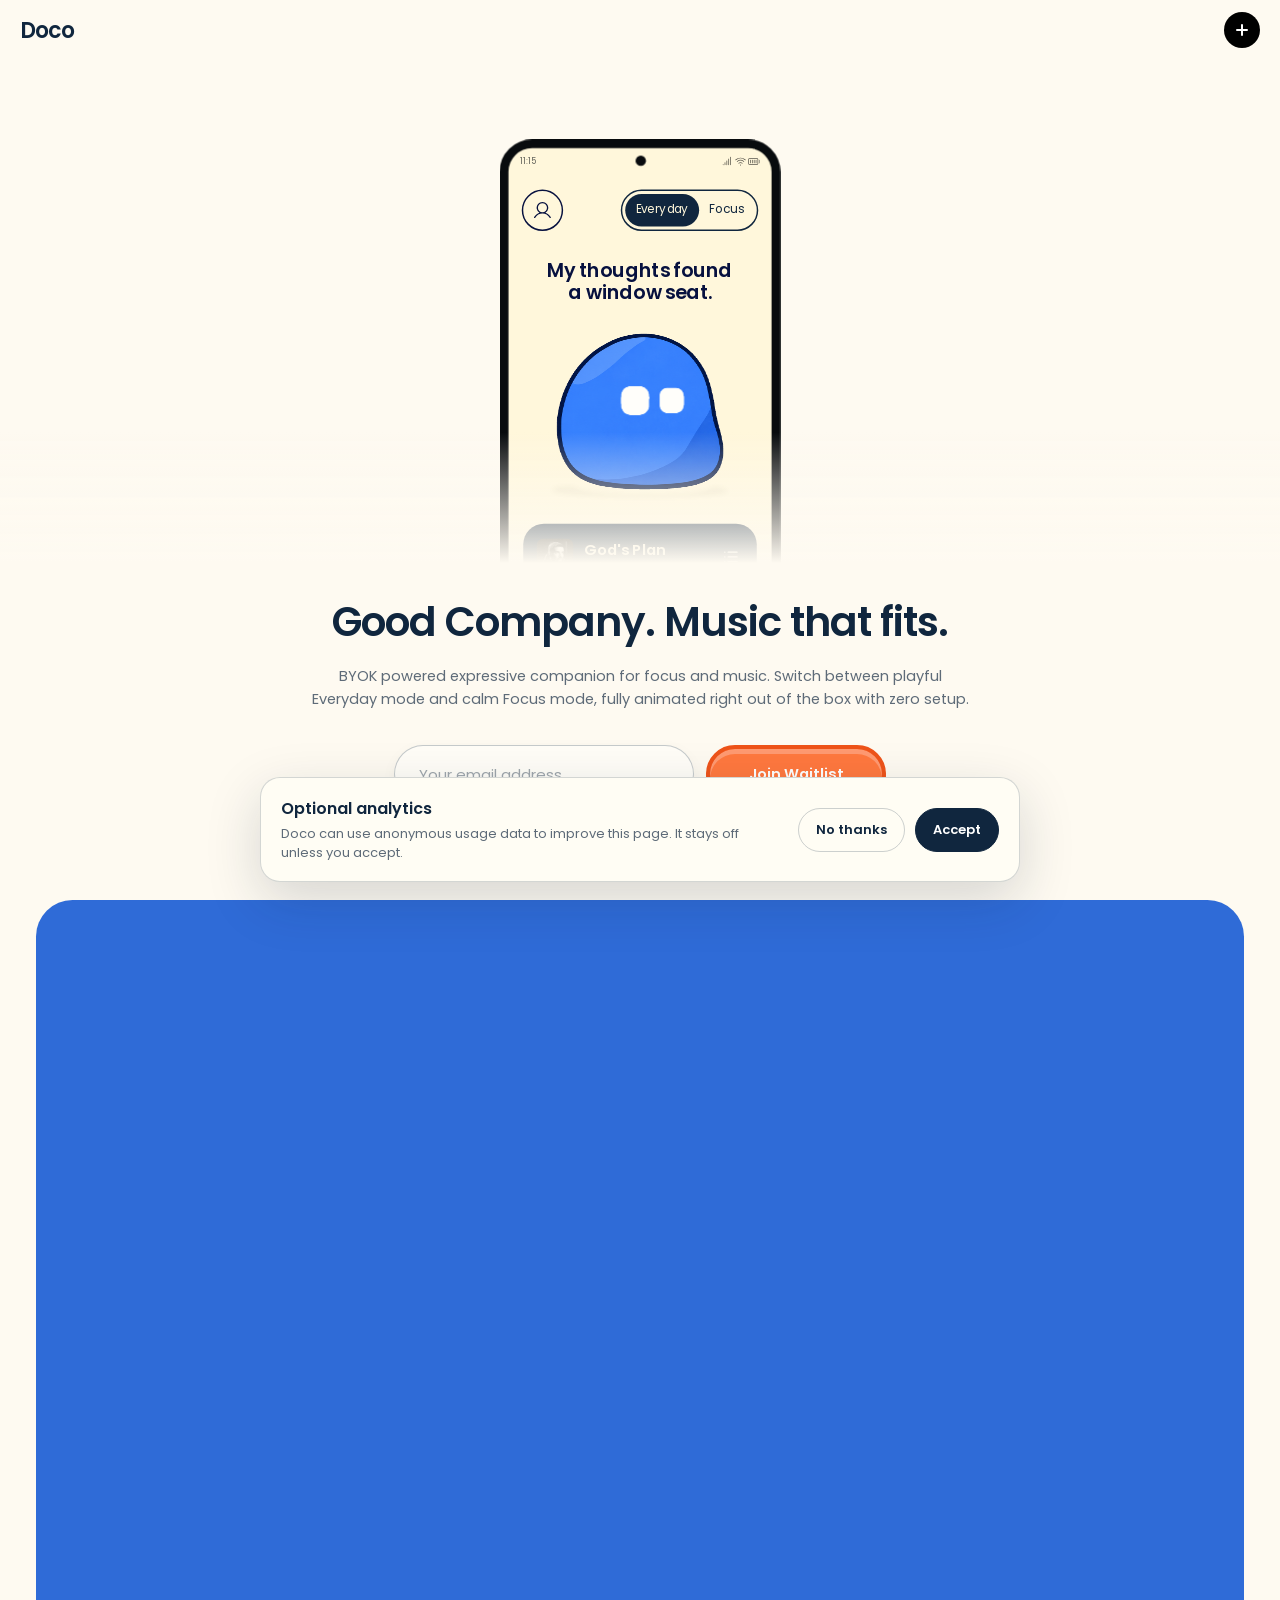
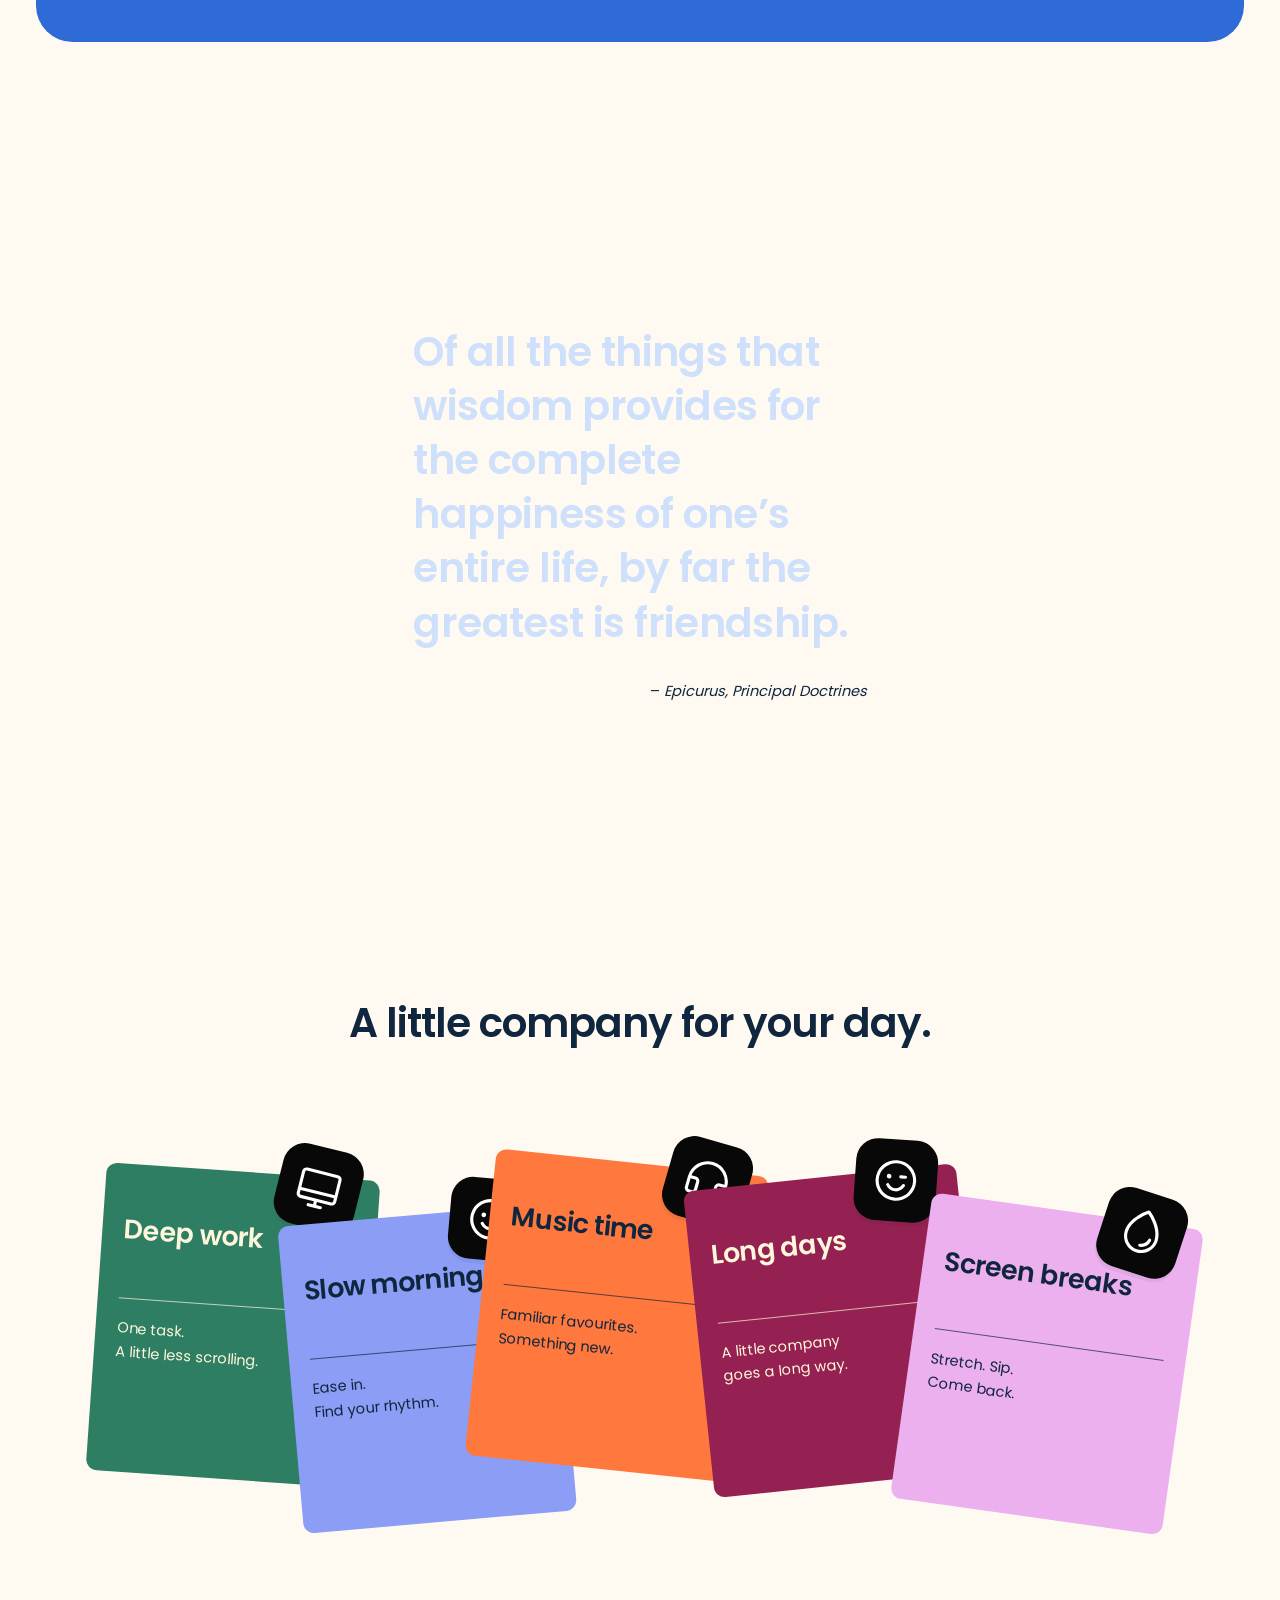
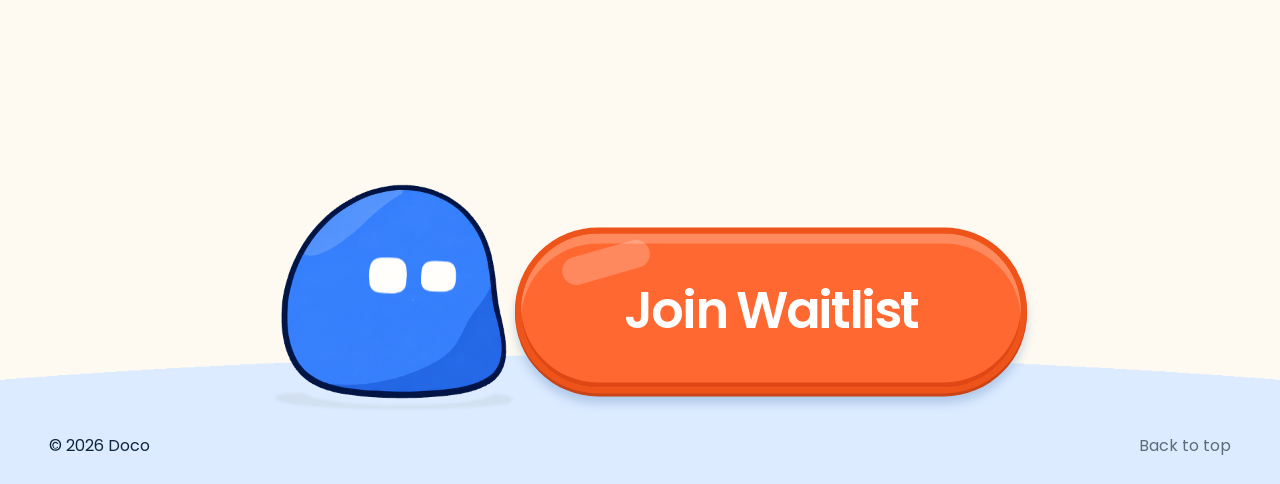
<file: index.html>
<!doctype html>
<html lang="en">
<head>
<meta charset="utf-8"><meta name="viewport" content="width=device-width,initial-scale=1"><meta name="theme-color" content="#fefaf1"><meta name="color-scheme" content="light">
<meta name="description" content="Meet Doco, an expressive Android companion for focus, music and everyday moments—with an optional Windows desktop visitor."><meta name="application-name" content="Doco"><meta name="apple-mobile-web-app-title" content="Doco"><meta name="format-detection" content="telephone=no">
<meta name="robots" content="index,follow,max-image-preview:large">
<link rel="canonical" href="https://getdoco.app/"><link rel="manifest" href="site.webmanifest">
<meta property="og:type" content="website"><meta property="og:locale" content="en_US"><meta property="og:url" content="https://getdoco.app/"><meta property="og:site_name" content="Doco"><meta property="og:title" content="Doco — Good company. Music that fits."><meta property="og:description" content="An expressive companion for focus, music and everyday moments."><meta property="og:image" content="https://getdoco.app/assets/doco-social-preview-v1.png"><meta property="og:image:secure_url" content="https://getdoco.app/assets/doco-social-preview-v1.png"><meta property="og:image:type" content="image/png"><meta property="og:image:width" content="1200"><meta property="og:image:height" content="630"><meta property="og:image:alt" content="Doco beside the words Good company. Music that fits.">
<meta name="twitter:card" content="summary_large_image"><meta name="twitter:title" content="Doco — Good company. Music that fits."><meta name="twitter:description" content="An expressive companion for focus, music and everyday moments."><meta name="twitter:image" content="https://getdoco.app/assets/doco-social-preview-v1.png"><meta name="twitter:image:alt" content="Doco beside the words Good company. Music that fits.">
<meta name="doco-analytics-id" content="G-H9713ZR00W"><meta name="doco-waitlist-api" content="https://rdadsnqafiwrjapaobnr.supabase.co/functions/v1/waitlist"><title>Doco — Good company. Music that fits.</title>
<link rel="icon" href="assets/favicon.ico" sizes="any"><link rel="icon" href="assets/favicon-32.png" type="image/png" sizes="32x32"><link rel="icon" href="assets/favicon-16.png" type="image/png" sizes="16x16"><link rel="apple-touch-icon" href="assets/apple-touch-icon.png" sizes="180x180"><meta name="msapplication-config" content="browserconfig.xml"><link rel="preload" href="assets/poppins-semibold.ttf" as="font" type="font/ttf" crossorigin><link rel="stylesheet" href="site.release-20260926-13.css">
<script type="application/ld+json">{"@context":"https://schema.org","@type":"WebSite","name":"Doco","url":"https://getdoco.app/","description":"An expressive companion for focus, music and everyday moments."}</script>
</head>
<body class="is-loading">
<div class="site-loader" id="site-loader" role="status" aria-live="polite" aria-label="Loading Doco">
<div class="site-loader-inner" aria-hidden="true"><img class="loader-doco" src="assets/doco-loader.png" alt="" width="245" height="210"><span class="loader-track"><span class="loader-fill" id="loader-fill"></span></span></div>
<span class="sr-only" id="loader-copy">Loading Doco</span><span class="sr-only" id="loader-percent">8%</span>
</div>
<script src="loader.release-20260926-13.js"></script>
<header class="site-navigation" id="site-navigation">
<span class="nav-progressive-blur" aria-hidden="true"><i></i><i></i><i></i><i></i><i></i></span>
<a class="site-wordmark" href="#hero-demo-flow" data-cursor-label="none">Doco</a>
<button class="nav-toggle" id="nav-toggle" type="button" aria-expanded="false" aria-controls="nav-panel" aria-label="Open navigation" data-cursor-label="none"><img src="assets/nav-plus.svg" alt="" width="12" height="12"></button>
</header>
<div class="nav-panel" id="nav-panel" aria-hidden="true">
<button class="nav-dismiss" id="nav-dismiss" type="button" aria-label="Close navigation" data-cursor-label="none" tabindex="-1"></button>
<nav class="nav-stack" aria-label="Primary navigation">
<a class="nav-card" href="#hero-demo-flow" data-cursor-label="none" style="--nav-index:0" tabindex="-1"><small>01</small><span>Home</span></a>
<a class="nav-card" href="#moments" data-cursor-label="none" style="--nav-index:1" tabindex="-1"><small>02</small><span>Everyday<br>moments</span></a>
<a class="nav-card" href="#film" data-cursor-label="none" style="--nav-index:2" tabindex="-1"><small>03</small><span>Watch<br>Doco</span></a>
<a class="nav-card" href="#questions" data-cursor-label="none" style="--nav-index:3" tabindex="-1"><small>04</small><span>Questions</span></a>
</nav>
</div>
<main>
<div class="hero-demo-flow" id="hero-demo-flow" data-layout="portrait" data-desktop="false">
<section class="hero" aria-labelledby="hero-title">
<h1 id="hero-title">Good Company. Music that fits.</h1>
<p class="hero-copy">BYOK powered expressive companion for focus and music. Switch between playful Everyday mode and calm Focus mode, fully animated right out of the box with zero setup.</p>
<form class="hero-waitlist-form" id="waitlist-form" novalidate>
<div class="hero-waitlist-fields">
<label class="visually-hidden" for="waitlist-email">Email address</label>
<input id="waitlist-email" name="email" type="email" autocomplete="email" inputmode="email" maxlength="254" placeholder="Your email address" required>
<button class="store-link" type="submit">Join Waitlist</button>
</div>
<label class="waitlist-honeypot" aria-hidden="true">Company<input name="company" type="text" tabindex="-1" autocomplete="off"></label>
<p class="waitlist-message" id="waitlist-message" role="status" aria-live="polite"></p>
<p class="waitlist-privacy">By joining, you agree to receive Doco launch updates. <a href="privacy.html">Privacy</a></p>
</form>
</section>
<section class="demo-panel" id="demo-panel" aria-label="Try Doco across screens" data-layout="portrait" data-desktop="false">
<div class="demo-toolbar"><div class="orientation-switch" role="group" aria-label="Phone orientation"><button type="button" data-layout="portrait" aria-pressed="true">Portrait</button><button type="button" data-layout="landscape" aria-pressed="false">Landscape</button></div><button class="leap-button" id="jump-button" type="button" disabled><span>Make a leap</span><img src="assets/phosphor/hand-tap.svg" alt="" width="20" height="20"></button></div>
<div class="scene" id="jump-demo">
<div class="computer-device" aria-label="Desktop preview" aria-hidden="true" inert><div class="computer-screen device-screen" id="computer-screen"><div class="desktop-icons" aria-hidden="true"><img src="assets/pc-desktop.png" alt=""><img src="assets/pc-folder.png" alt=""><img src="assets/pc-bin.png" alt=""></div><div class="demo-thought" id="demo-thought" hidden><img src="thought-cloud.svg" alt=""><span id="demo-reminder"></span></div><button type="button" class="blob-stage computer-blob" id="computer-blob" aria-label="Poke Doco on the desktop"></button></div><div class="computer-base" aria-hidden="true"></div></div>
</div>
<p class="sr-only" id="demo-status" role="status"></p>
</section>
<div class="phone-device" id="hero-phone"><div class="phone-screen device-screen" id="phone-screen">
<div class="camera-cutout" aria-hidden="true"></div><div class="phone-content">
<div class="phone-topbar" aria-hidden="true"><span>11:15</span><div><img src="assets/phosphor/cell-signal-full.svg" alt=""><img src="assets/phosphor/wifi-high.svg" alt=""><img src="assets/phosphor/battery-full.svg" alt=""></div></div>
<div class="phone-toolbar"><button class="profile-button" type="button" aria-label="Profile preview" disabled><img src="assets/cartoon/user.svg" alt=""></button><div class="mode-switch" role="group" aria-label="Doco mode"><button type="button" data-mode="everyday" aria-pressed="true">Everyday</button><button type="button" data-mode="focus" aria-pressed="false" id="focus-label">Focus</button></div></div>
<p id="phone-prompt">My thoughts found<br>a window seat.</p>
<button class="blob-stage phone-blob" id="phone-blob" type="button" aria-label="Poke or drag Doco"><img class="blob-fallback" src="assets/hero-app-icon.png" alt="" width="170" height="170"></button>
<div class="demo-music" aria-label="Music player preview"><div class="track-heading"><img class="album-art" id="album-art" src="assets/gods-plan.jpg" alt="God’s Plan cover"><div><strong id="track-name">God's Plan</strong><span id="track-artist">Drake</span></div><button type="button" id="queue-button" aria-label="Upcoming songs preview" disabled><img src="assets/cartoon/queue.svg" alt=""></button></div><div class="track-times"><span id="elapsed">1:16</span><span id="duration">3:18</span></div><input type="range" class="progress" id="progress" min="0" max="198" value="76" aria-label="Track progress preview" aria-valuetext="1:16 of 3:18" disabled><div class="playback-controls"><button type="button" id="previous-button" aria-label="Previous song" disabled><img src="assets/cartoon/skip-back.svg" alt=""></button><button type="button" class="play-button" id="play-button" aria-label="Play" disabled><img id="play-icon" src="assets/cartoon/play.svg" alt=""></button><button type="button" id="next-button" aria-label="Next song" disabled><img src="assets/cartoon/skip-forward.svg" alt=""></button></div></div>
<div class="phone-homebar" aria-hidden="true"></div></div></div></div>
</div>
<section class="quote-section" aria-label="On friendship">
<figure class="quote-figure">
<blockquote id="friendship-quote" cite="https://lexundria.com/epic_kd/27/cf">Of all the things that wisdom provides for the complete happiness of one’s entire life, by far the greatest is friendship.</blockquote>
<figcaption>– <cite>Epicurus, Principal Doctrines</cite></figcaption>
</figure>
</section>
<section class="moments-section" id="moments" aria-labelledby="moments-title">
<h2 id="moments-title">A little company for your day.</h2>
<div class="moments-deck" role="group" aria-label="Explore everyday moments">
<button class="moment-card moment-work" type="button" data-moment="0" data-cursor-label="Explore" style="--i:0;--turn:-4deg;--drop:30px">
<span class="moment-surface"><span class="moment-icon"><img src="assets/phosphor/desktop.svg" alt="" width="82" height="82"></span>
<span class="moment-title">Deep work</span><span class="moment-divider" aria-hidden="true"></span><span class="moment-copy">One task.<br>A little less scrolling.</span></span>
</button>
<button class="moment-card moment-morning" type="button" data-moment="1" data-cursor-label="Explore" style="--i:1;--turn:-6deg;--drop:75px">
<span class="moment-surface"><span class="moment-icon"><img src="assets/phosphor/smiley.svg" alt="" width="82" height="82"></span>
<span class="moment-title">Slow mornings</span><span class="moment-divider" aria-hidden="true"></span><span class="moment-copy">Ease in.<br>Find your rhythm.</span></span>
</button>
<button class="moment-card moment-music" type="button" data-moment="2" data-cursor-label="Explore" style="--i:2;--turn:5deg;--drop:15px">
<span class="moment-surface"><span class="moment-icon"><img src="assets/phosphor/headphones.svg" alt="" width="82" height="82"></span>
<span class="moment-title">Music time</span><span class="moment-divider" aria-hidden="true"></span><span class="moment-copy">Familiar favourites.<br>Something new.</span></span>
</button>
<button class="moment-card moment-company" type="button" data-moment="3" data-cursor-label="Explore" style="--i:3;--turn:-5deg;--drop:48px">
<span class="moment-surface"><span class="moment-icon"><img src="assets/phosphor/smiley-wink.svg" alt="" width="82" height="82"></span>
<span class="moment-title">Long days</span><span class="moment-divider" aria-hidden="true"></span><span class="moment-copy">A little company<br>goes a long way.</span></span>
</button>
<button class="moment-card moment-break" type="button" data-moment="4" data-cursor-label="Explore" style="--i:4;--turn:7deg;--drop:80px">
<span class="moment-surface"><span class="moment-icon"><img src="assets/phosphor/drop.svg" alt="" width="82" height="82"></span>
<span class="moment-title">Screen breaks</span><span class="moment-divider" aria-hidden="true"></span><span class="moment-copy">Stretch. Sip.<br>Come back.</span></span>
</button>
</div>
</section>
<section class="film-section" id="film" aria-label="Doco product film">
<div class="film-stage" id="film-stage">
<div class="film-frame" id="film-frame" data-cursor-label="Playing">
<video id="product-film" muted loop playsinline preload="none" poster="assets/doco-product-film-poster.jpg" aria-label="Doco moving between phone and desktop. Hover to play, or tap to play and pause.">
<source data-src="assets/doco-product-film.webm" type="video/webm">
<source data-src="assets/doco-product-film.mp4" type="video/mp4">
Sorry, your browser cannot play this video.
</video>
<input class="film-seek" id="film-seek" type="range" min="0" max="100" step="0.1" value="0" aria-label="Video progress" aria-valuetext="0:00">
</div>
</div>
</section>
<section class="qa-section" id="questions" aria-labelledby="qa-title">
<h2 id="qa-title">A few questions.</h2>
<div class="qa-list">
<details><summary>What is Doco?</summary><p>An expressive little companion for focus, music and everyday moments.</p></details>
<details><summary>Do I need a Gemini key?</summary><p>No. Doco has expressions and prompts without one. Add your own Gemini API key for camera-based reactions and AI captions.</p></details>
<details><summary>What changes in Focus mode?</summary><p>Everyday is playful and warm. Focus brings a little less distraction—and a little more friendly sarcasm.</p></details>
<details><summary>How does the music work?</summary><p>Connect Spotify to play music in Doco. Song selection stays close to your listening history, with room for something new.</p></details>
<details><summary>Can Doco visit my computer?</summary><p>Yes. Install the Windows client, sign in with the same Google account, and enable visits on both devices.</p></details>
<div class="qa-ask">
<form class="qa-ask-form" id="qa-ask-form" novalidate>
<label class="visually-hidden" for="qa-ask-input">Ask anything else about Doco</label>
<input id="qa-ask-input" name="question" type="text" minlength="3" maxlength="180" autocomplete="off" placeholder="Ask anything else" required aria-describedby="qa-ask-error">
<button id="qa-ask-button" type="submit" disabled>Ask</button>
</form>
<p class="qa-ask-error" id="qa-ask-error" role="alert" hidden></p>
<div class="qa-ask-answer" id="qa-ask-answer" role="status" aria-live="polite" hidden><span id="qa-ask-answer-copy"></span><a id="qa-ask-email" href="mailto:vatsal.upadhyay20@gmail.com" hidden>vatsal.upadhyay20@gmail.com</a></div>
</div>
</div>
</section>
</main>
<footer class="site-footer" id="footer">
<div class="footer-action-scene">
<button class="blob-stage footer-blob" id="footer-blob" type="button" aria-label="Play with Doco"></button>
<a class="footer-play-link" id="footer-play-link" href="#hero-demo-flow">Join Waitlist</a>
</div>
<div class="footer-meta">
<div class="footer-identity"><small>© 2026 Doco</small></div>
<nav class="footer-links" aria-label="Footer"><button class="footer-consent-link" id="privacy-choices" type="button" hidden>Privacy choices</button><a href="#hero-demo-flow">Back to top</a></nav>
</div>
</footer>
<aside class="consent-banner" id="consent-banner" aria-labelledby="consent-title" hidden>
<div><strong id="consent-title">Optional analytics</strong><p>Doco can use anonymous usage data to improve this page. It stays off unless you accept.</p></div>
<div class="consent-actions"><button type="button" id="consent-reject">No thanks</button><button type="button" id="consent-accept">Accept</button></div>
</aside>
<script src="companion-mode.js"></script><script src="oled-face-renderer.js"></script><script src="gallery-robot-profiles.js"></script><script src="gallery-motion-core.js"></script><script src="gallery-robot-director.js"></script><script src="gallery-surface-projection.js"></script><script src="gallery-face-rig.js"></script><script src="gallery-living-motion.js"></script><script src="gallery-performance-catalog.js"></script><script src="gallery-living-director.js"></script><script src="cartoon-core.js"></script><script src="cartoon-renderer.js"></script><script src="gallery-scene-director.js"></script><script src="doco-performance.js"></script><script src="desktop-visits-motion.js"></script><script src="visitor-actor.js"></script><script src="hero-phone-journey.release-20260926-13.js"></script><script src="site.release-20260926-13.js"></script>
<script src="quote-reveal.js"></script>
<script src="cursor.release-20260926-13.js"></script>
<script src="moments.js"></script>
<script src="doco-knowledge.js"></script>
<script src="navigation.release-20260926-13.js"></script>
<script src="interactions.release-20260926-13.js"></script>
<script src="footer.js"></script>
<script src="waitlist.js"></script>
<script src="film.release-20260926-13.js"></script>
<script src="privacy.js"></script>
</body></html>
</file>
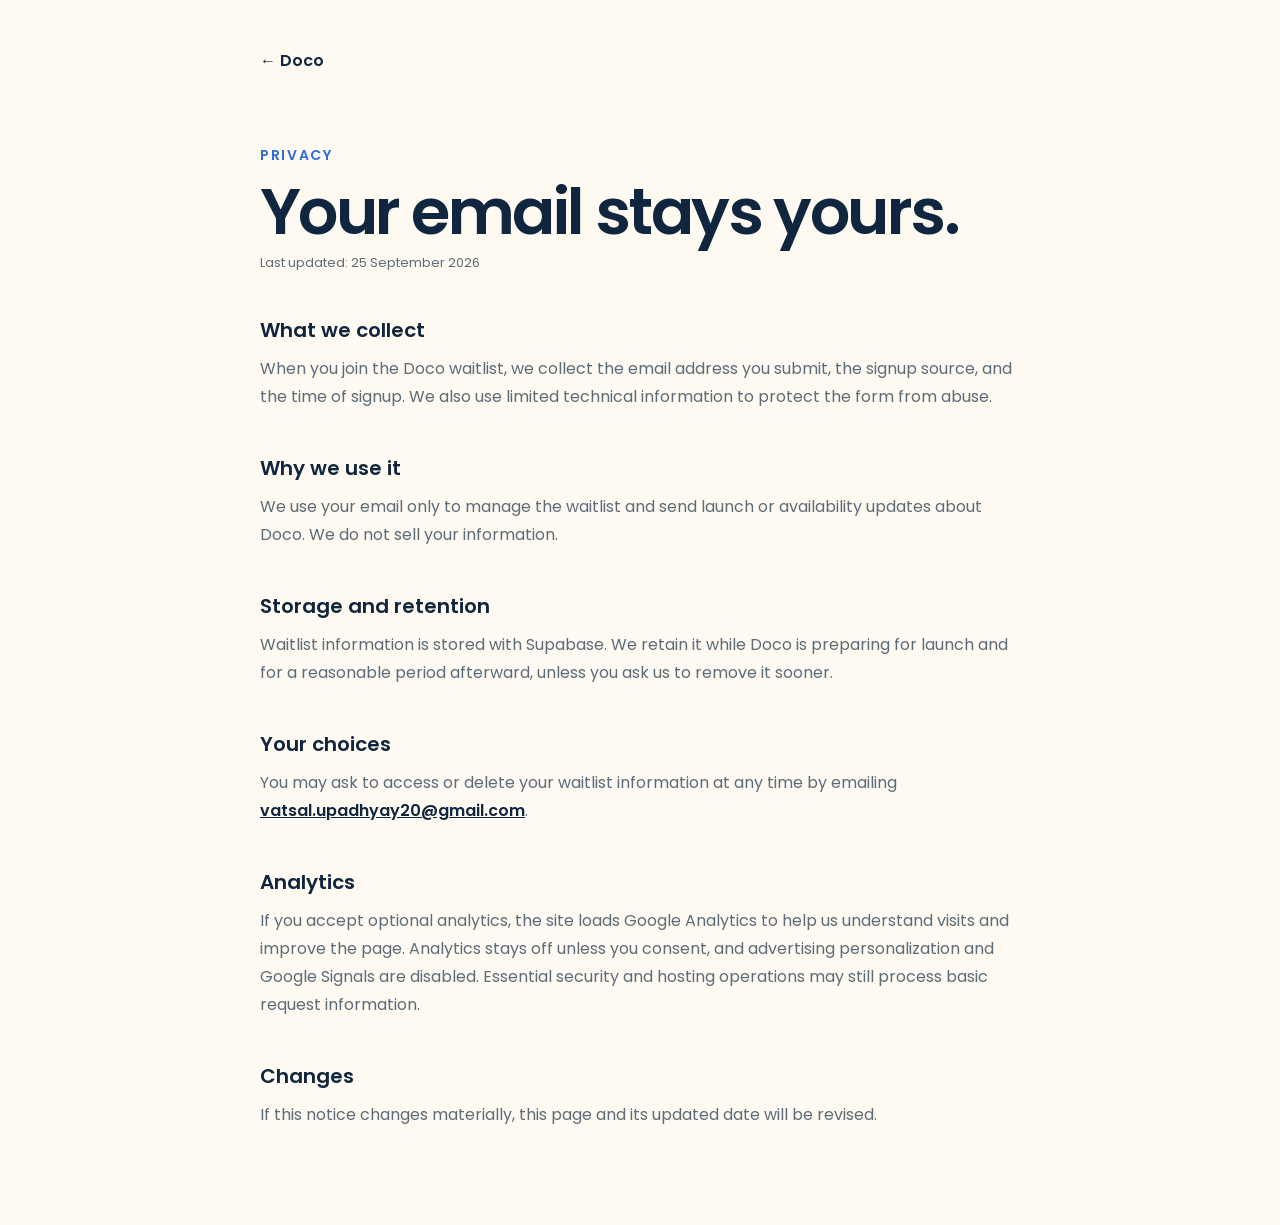
<file: privacy.html>
<!doctype html>
<html lang="en">
<head>
<meta charset="utf-8"><meta name="viewport" content="width=device-width,initial-scale=1"><meta name="theme-color" content="#fefaf1">
<meta name="description" content="How Doco handles information submitted through its pre-launch website."><meta name="robots" content="index,follow">
<link rel="canonical" href="https://getdoco.app/privacy.html"><link rel="icon" href="assets/favicon.ico" sizes="any"><link rel="icon" href="assets/favicon-32.png" type="image/png" sizes="32x32"><link rel="apple-touch-icon" href="assets/apple-touch-icon.png" sizes="180x180"><link rel="manifest" href="site.webmanifest"><link rel="preload" href="assets/poppins-semibold.ttf" as="font" type="font/ttf" crossorigin><link rel="stylesheet" href="site.css">
<title>Privacy — Doco</title>
</head>
<body class="legal-page"><main class="legal-shell">
<a class="legal-back" href="index.html">← Doco</a>
<article><p class="legal-kicker">Privacy</p><h1>Your email stays yours.</h1><p class="legal-updated">Last updated: 25 September 2026</p>
<h2>What we collect</h2><p>When you join the Doco waitlist, we collect the email address you submit, the signup source, and the time of signup. We also use limited technical information to protect the form from abuse.</p>
<h2>Why we use it</h2><p>We use your email only to manage the waitlist and send launch or availability updates about Doco. We do not sell your information.</p>
<h2>Storage and retention</h2><p>Waitlist information is stored with Supabase. We retain it while Doco is preparing for launch and for a reasonable period afterward, unless you ask us to remove it sooner.</p>
<h2>Your choices</h2><p>You may ask to access or delete your waitlist information at any time by emailing <a href="mailto:vatsal.upadhyay20@gmail.com">vatsal.upadhyay20@gmail.com</a>.</p>
<h2>Analytics</h2><p>If you accept optional analytics, the site loads Google Analytics to help us understand visits and improve the page. Analytics stays off unless you consent, and advertising personalization and Google Signals are disabled. Essential security and hosting operations may still process basic request information.</p>
<h2>Changes</h2><p>If this notice changes materially, this page and its updated date will be revised.</p></article>
</main></body>
</html>
</file>
<file: site.release-20260926-13.css>
@font-face{font-family:Poppins;src:url('assets/poppins-regular.ttf') format('truetype');font-weight:400;font-display:swap}
@font-face{font-family:Poppins;src:url('assets/poppins-semibold.ttf') format('truetype');font-weight:600 800;font-display:swap}
@font-face{font-family:Inter;src:url('assets/cartoon/inter-latin.woff2') format('woff2');font-weight:100 900;font-display:swap}
:root{--cream:#fff7db;--page:#fefaf1;--navy:#10263e;--blue:#2f6bd7;--orange:#ff783e;--ink:var(--navy);--muted:#5e6b78;--type-heading:clamp(28px,3.18vw,46px);--type-title:clamp(24px,2.1vw,30px);--type-body:clamp(14px,1.14vw,16px);--type-label:clamp(11px,1.14vw,16px);--type-quote:clamp(32px,3.18vw,46px);font-family:Poppins,Arial,sans-serif;background:var(--page);color:var(--ink);font-synthesis:none}
*{box-sizing:border-box}body{margin:0;overflow-x:clip}body.is-loading{overflow:hidden}main{max-width:1440px;margin:auto;padding-bottom:0}button,a,input{-webkit-tap-highlight-color:transparent}button{font:inherit;cursor:pointer}button:disabled{cursor:wait}button,a{touch-action:manipulation}button:focus-visible,a:focus-visible,input:focus-visible{outline:3px solid var(--orange);outline-offset:4px}button{border:0}img{display:block;max-width:100%}[hidden]{display:none!important}h1,p{margin:0}.sr-only{position:absolute;width:1px;height:1px;overflow:hidden;clip-path:inset(50%);white-space:nowrap}
.site-loader{position:fixed;z-index:10000;inset:0;display:grid;place-items:center;background:var(--page);opacity:1;visibility:visible;transition:opacity .45s ease,visibility 0s linear .45s}.site-loader.is-leaving{opacity:0;visibility:hidden;pointer-events:none}.site-loader-inner{position:relative;z-index:0;display:flex;flex-direction:column;align-items:center;justify-content:center;gap:30px;transform:translateY(-1.5vh)}.site-loader-inner::before{content:"";position:absolute;z-index:0;top:clamp(154px,13.6vw,195px);width:clamp(166px,14.5vw,210px);height:clamp(10px,.9vw,14px);background:url('assets/cartoon/ground-shadow.png') center/100% 100% no-repeat;filter:blur(1.5px) opacity(.5);mix-blend-mode:multiply;pointer-events:none}.loader-doco{position:relative;z-index:1;display:block;width:clamp(195px,17vw,245px);height:auto;object-fit:contain;animation:loader-breathe 1.4s ease-in-out infinite;transform-origin:50% 88%}.loader-track{position:relative;z-index:1;display:block;width:clamp(154px,13.5vw,194px);height:7px;overflow:hidden;border-radius:999px;background:#e7e1cf}.loader-fill{display:block;width:8%;height:100%;border-radius:inherit;background:var(--orange);transition:width .28s cubic-bezier(.2,.8,.2,1)}@keyframes loader-breathe{0%,100%{transform:translateY(0) scale(1)}50%{transform:translateY(-3px) scale(1.012,.988)}}@media(max-width:600px){.site-loader-inner{gap:24px}.site-loader-inner::before{top:138px;width:150px;height:10px}.loader-doco{width:176px}.loader-track{width:158px;height:6px}}@media(prefers-reduced-motion:reduce){.loader-doco{animation:none}.loader-fill,.site-loader{transition:none}}
.site-navigation{position:fixed;z-index:9100;isolation:isolate;inset:0 0 auto;display:flex;align-items:center;justify-content:space-between;height:60px;padding:0 20px;border-top:1px solid #10263e;background:transparent;pointer-events:none}.nav-progressive-blur{position:absolute;z-index:-1;inset:0 0 -60px;overflow:hidden;pointer-events:none;opacity:0;transition:opacity .22s ease}.site-navigation.has-scroll-under .nav-progressive-blur,.nav-open .nav-progressive-blur{opacity:1}.nav-progressive-blur i,.nav-progressive-blur::after{position:absolute;inset:0;display:block;pointer-events:none}.nav-progressive-blur i{background:#fefaf10a}.nav-progressive-blur i:nth-child(1){-webkit-backdrop-filter:blur(2px);backdrop-filter:blur(2px);-webkit-mask-image:linear-gradient(to bottom,#000 0,#000 12%,transparent 100%);mask-image:linear-gradient(to bottom,#000 0,#000 12%,transparent 100%)}.nav-progressive-blur i:nth-child(2){-webkit-backdrop-filter:blur(4px);backdrop-filter:blur(4px);-webkit-mask-image:linear-gradient(to bottom,#000 0,#000 16%,transparent 82%);mask-image:linear-gradient(to bottom,#000 0,#000 16%,transparent 82%)}.nav-progressive-blur i:nth-child(3){-webkit-backdrop-filter:blur(8px);backdrop-filter:blur(8px);-webkit-mask-image:linear-gradient(to bottom,#000 0,#000 20%,transparent 64%);mask-image:linear-gradient(to bottom,#000 0,#000 20%,transparent 64%)}.nav-progressive-blur i:nth-child(4){-webkit-backdrop-filter:blur(16px);backdrop-filter:blur(16px);-webkit-mask-image:linear-gradient(to bottom,#000 0,#000 24%,transparent 49%);mask-image:linear-gradient(to bottom,#000 0,#000 24%,transparent 49%)}.nav-progressive-blur i:nth-child(5){-webkit-backdrop-filter:blur(24px);backdrop-filter:blur(24px);-webkit-mask-image:linear-gradient(to bottom,#000 0,#000 28%,transparent 39%);mask-image:linear-gradient(to bottom,#000 0,#000 28%,transparent 39%)}.nav-progressive-blur::after{content:"";background:#fefaf185;-webkit-mask-image:linear-gradient(to bottom,#000 0,#000 20%,transparent 92%);mask-image:linear-gradient(to bottom,#000 0,#000 20%,transparent 92%)}@supports not ((-webkit-backdrop-filter:blur(1px)) or (backdrop-filter:blur(1px))){.nav-progressive-blur i{display:none}.nav-progressive-blur::after{background:#fefaf1ed}}.site-wordmark,.nav-toggle{pointer-events:auto}.site-wordmark{color:var(--navy);font-size:22px;font-weight:600;letter-spacing:-.04em;text-decoration:none}.nav-toggle{width:36px;height:36px;flex:0 0 36px;padding:0;display:flex;align-items:center;justify-content:center;overflow:clip;border-radius:50%;background:#000;box-shadow:none;line-height:0;transition:background-color .2s ease}.nav-toggle img{display:block;width:12px;height:12px;max-width:none;flex:none;transform:rotate(0);transform-origin:50% 50%;transition:transform .45s cubic-bezier(.22,.8,.2,1)}.nav-toggle:hover,.nav-toggle[aria-expanded=true]{background:#000}.nav-toggle[aria-expanded=true] img{transform:rotate(45deg)}.nav-panel{position:fixed;z-index:9000;inset:0;pointer-events:none;visibility:hidden;transition:visibility 0s linear .6s}.nav-dismiss{position:absolute;inset:0;width:100%;height:100%;padding:0;background:#fefaf13d;opacity:0;pointer-events:none;-webkit-backdrop-filter:blur(12px) saturate(.9);backdrop-filter:blur(12px) saturate(.9);transition:opacity .2s ease}.nav-stack{position:absolute;top:76px;right:20px;display:grid;gap:12px}.nav-card{width:150px;height:150px;padding:20px;display:flex;flex-direction:column;align-items:flex-start;justify-content:space-between;border:0;border-radius:16px;background:var(--navy);box-shadow:none;color:var(--cream);text-decoration:none;opacity:0;transform:translateY(-24px);transform-origin:100% 0;pointer-events:none;transition:opacity .32s ease,transform .5s cubic-bezier(.16,1,.3,1),background-color .08s linear}.nav-card small{font:600 11px/1 Inter,sans-serif;letter-spacing:.08em;opacity:.58}.nav-card span{font-size:22px;font-weight:600;letter-spacing:-.045em;line-height:.98;text-align:left}.nav-card:hover,.nav-card:focus-visible{background:var(--blue)}.nav-panel.is-open{visibility:visible;pointer-events:auto;transition-delay:0s}.nav-panel.is-open .nav-dismiss{opacity:1;pointer-events:auto}.nav-panel.is-open .nav-card{opacity:1;transform:translateY(0);pointer-events:auto;transition-delay:calc(100ms + var(--nav-index)*50ms),calc(100ms + var(--nav-index)*50ms),0s}@media(max-width:700px){.site-wordmark{font-size:20px}}@media(max-height:720px){.nav-stack{top:68px;gap:8px}.nav-card{height:min(150px,calc((100vh - 100px)/4));min-height:98px;padding:16px 18px}.nav-card span{font-size:20px}}@media(prefers-reduced-motion:reduce){.nav-progressive-blur,.nav-toggle,.nav-toggle img,.nav-card{transition:none}}
.hero-demo-flow{position:relative;isolation:isolate}
#hero-title,#demo-panel,#moments,#desktop-download,#qa-title{scroll-margin-top:88px}
.hero{position:relative;min-height:clamp(800px,100vh,920px);padding:0 24px clamp(70px,5.5vw,82px);display:flex;align-items:center;justify-content:flex-end;flex-direction:column;text-align:center;overflow:hidden;background:var(--page)}
.hero::after{content:"";position:absolute;z-index:2;left:0;right:0;bottom:0;height:52%;background:linear-gradient(to bottom,transparent 0,var(--page) 28%,var(--page) 100%);pointer-events:none}
.hero h1,.hero>.hero-copy,.hero-waitlist-form{position:relative;z-index:3}
.hero h1{font-size:var(--type-heading);font-weight:600;letter-spacing:-.025em;line-height:1.2;margin-top:0}
.hero>.hero-copy{width:calc(100% - 48px);max-width:920px;font-size:var(--type-body);line-height:1.6;color:var(--muted);margin-top:clamp(12px,1.4vw,20px);text-wrap:balance}
.hero-waitlist-form{width:min(100%,492px);margin-top:clamp(23px,2.65vw,38px)}.hero-waitlist-fields{display:grid;grid-template-columns:300px 180px;align-items:stretch;gap:12px}.hero-waitlist-fields input{display:block;width:300px;min-width:0;height:58px;border:1px solid #10263e3d;border-radius:999px;background:#fffdf7;padding:0 24px;color:var(--navy);font:400 15px/1 Poppins,sans-serif;box-shadow:0 5px 16px #10263e0a;transition:border-color .2s,box-shadow .2s}.hero-waitlist-fields input::placeholder{color:#5e6b7899}.hero-waitlist-fields input:hover{border-color:#10263e73}.hero-waitlist-fields input:focus{border-color:var(--blue);box-shadow:0 0 0 4px #2f6bd718}.store-link{margin:0;display:inline-grid;place-items:center;min-width:180px;min-height:58px;padding:0 26px;border:4px solid #ee5319;border-radius:999px;background:var(--orange);box-shadow:inset 0 5px 0 #ff9a71,0 4px 0 #d94a17;color:#fff;text-decoration:none;font-size:var(--type-body);font-weight:600;transition:transform .2s,box-shadow .2s}.store-link:hover{transform:translateY(-3px);box-shadow:inset 0 5px 0 #ff9a71,0 7px 0 #d94a17}.store-link:active{transform:translateY(2px);box-shadow:inset 0 3px 0 #ff9a71,0 2px 0 #d94a17}.store-link:disabled{cursor:default;opacity:.78}.hero-waitlist-form.is-complete .store-link{border-color:#247d10;background:#2a8f13;box-shadow:inset 0 5px 0 #5fbd48,0 4px 0 #1e670c}.waitlist-message{min-height:20px;margin:10px 2px 0;color:var(--muted);font-size:13px;line-height:1.5}.waitlist-message:empty{display:none}.waitlist-privacy{margin:12px auto 0;color:#5e6b78b8;font-size:10px;line-height:1.45}.waitlist-privacy a{color:inherit;text-underline-offset:2px}.waitlist-privacy a:hover{color:var(--navy)}.waitlist-honeypot{position:absolute!important;left:-10000px!important;width:1px!important;height:1px!important;overflow:hidden!important}
@media(max-width:900px){.hero-waitlist-form{width:min(86vw,300px)}.hero-waitlist-fields{grid-template-columns:1fr}.hero-waitlist-fields input,.hero-waitlist-fields .store-link{width:100%}}
@media(min-width:601px) and (max-width:900px){.hero{min-height:800px;padding:474px 24px 50px;justify-content:flex-start}.hero::after{height:58%;background:linear-gradient(to bottom,transparent 0,#fefaf13d 8%,#fefaf1cc 16%,#fefaf1f5 24%,var(--page) 30%,var(--page) 100%)}.hero>.hero-copy{max-width:620px}.waitlist-message:empty{display:none}}
.demo-panel{position:relative;margin:0 clamp(24px,2.85vw,41px);aspect-ratio:830/510;border-radius:clamp(25px,2.85vw,41px);background:var(--blue);overflow:hidden;color:var(--navy)}
.demo-panel::before{content:"";position:absolute;z-index:3;top:0;left:50%;width:min(100%,clamp(320px,30%,390px));height:min(40%,190px);transform:translateX(-50%);background:linear-gradient(to bottom,rgba(47,107,215,1) 0%,rgba(47,107,215,.82) 34%,rgba(47,107,215,.45) 68%,rgba(47,107,215,0) 100%);opacity:0;transition:opacity .14s ease-out;pointer-events:none}
.hero-demo-flow[data-entry-veil=true] .demo-panel::before{opacity:1}
.demo-toolbar{--control-height:clamp(30px,3.42vw,49px);position:absolute;inset:clamp(24px,2.85vw,41px) clamp(24px,2.85vw,41px) auto;display:flex;align-items:center;justify-content:space-between;z-index:4;opacity:0;visibility:hidden;transform:translateY(-8px);pointer-events:none;transition:opacity .22s ease-out,transform .3s cubic-bezier(.2,.8,.2,1),visibility 0s linear .3s}
.hero-demo-flow[data-journey=docked][data-return-phase=idle] .demo-toolbar{opacity:1;visibility:visible;transform:translateY(0);pointer-events:auto;transition-delay:0s}
.orientation-switch{display:flex;align-items:center;padding:clamp(2px,.23vw,3.3px);height:var(--control-height);border:1px solid white;border-radius:30px}.orientation-switch button{display:flex;align-items:center;justify-content:center;height:100%;border-radius:25px;background:none;color:white;font-size:var(--type-label);padding:0 clamp(9px,1.025vw,15px);line-height:1;transition:background .2s,color .2s}.orientation-switch button[aria-pressed=true]{background:white;color:var(--navy)}
.leap-button{display:flex;align-items:center;justify-content:center;gap:clamp(6px,.68vw,10px);height:var(--control-height);padding:0 clamp(12px,1.365vw,20px);background:white;color:var(--navy);border-radius:30px;font-size:var(--type-label);line-height:1;transition:transform .2s,box-shadow .2s}.leap-button img{width:clamp(15px,1.7vw,24.5px);height:auto;flex:none}.leap-button:hover:not(:disabled){transform:translateY(-2px);box-shadow:0 5px 15px #10263e20}.leap-button[aria-busy=true] img{animation:tap .8s ease-in-out infinite}@keyframes tap{50%{transform:translateY(-3px) rotate(-8deg)}}
.scene{position:absolute;width:830px;height:510px;left:50%;top:50%;transform:translate(-50%,-50%) scale(var(--scene-scale,1));font-family:Inter,Arial,sans-serif;transform-origin:center;transition:transform .85s cubic-bezier(.22,.8,.2,1)}
.phone-device{position:absolute;left:var(--phone-x,50%);top:var(--phone-y,300px);width:190px;height:396px;transform:translate(-50%,-50%) rotate(var(--phone-rotate,0deg)) scale(var(--phone-scale,1));transform-origin:center;z-index:1;pointer-events:none;visibility:hidden;will-change:left,top}
.hero-demo-flow[data-layout-ready=true][data-character-ready=true] .phone-device{visibility:visible}
.phone-device[data-journey=moving]{will-change:left,top,transform}
.phone-device[data-journey=docked]{pointer-events:auto;transition:left .85s cubic-bezier(.22,.8,.2,1),top .85s cubic-bezier(.22,.8,.2,1),transform .85s cubic-bezier(.22,.8,.2,1)}
.device-screen{position:relative;overflow:hidden;background:var(--cream)}.phone-screen{width:190px;height:396px;border:6px solid #080b0e;border-radius:22px;color:#07113f}
.phone-topbar{position:absolute;inset:5px 8px auto;display:flex;justify-content:space-between;font-size:6px;color:#64645c;height:10px}.phone-topbar>div{display:flex;gap:1px}.phone-topbar img{width:8px;height:8px;opacity:.65}.camera-cutout{position:absolute;top:5px;left:calc(50% - 3.5px);width:7px;height:7px;border-radius:50%;background:#080b0e}
.phone-toolbar{position:absolute;top:28px;left:9px;right:9px;display:flex;justify-content:space-between;align-items:center}.profile-button{display:grid;place-items:center;width:28px;height:28px;background:transparent;border:1px solid #07113f;border-radius:50%;padding:6px}.profile-button img{width:100%}.mode-switch{display:flex;border:1px solid var(--navy);padding:2px;border-radius:30px}.mode-switch button{font-size:8px;line-height:1.4;background:transparent;color:var(--navy);padding:5px 7px;border-radius:22px}.mode-switch button[aria-pressed=true]{background:var(--navy);color:var(--cream)}
#phone-prompt{position:absolute;top:76px;left:10px;right:10px;text-align:center;font-size:13px;font-weight:800;line-height:1.12;letter-spacing:-.04em}
.blob-stage{position:relative;aspect-ratio:390/334;background:transparent;border:0;padding:0;touch-action:none;cursor:grab}.blob-stage:active{cursor:grabbing}.phone-blob{position:absolute;top:117px;left:19px;width:140px}.blob-fallback{width:100%;height:100%;object-fit:contain}.is-ready .blob-fallback{display:none}
.cartoon-character{position:relative;width:100%;height:100%;transform-origin:center bottom}.cartoon-art{position:absolute;inset:0;will-change:transform}.cartoon-art canvas{position:absolute;inset:0;width:100%;height:100%}.cartoon-shadow{position:absolute;width:86%;left:7%;bottom:0;height:7%;object-fit:fill;transform-origin:center;filter:blur(1.5px) opacity(.5);mix-blend-mode:multiply}
.demo-music{position:absolute;left:10px;right:10px;bottom:19px;height:111px;border-radius:14px;padding:10px 9px;background:var(--navy);color:var(--cream)}
.track-heading{display:flex;align-items:center;gap:7px}.album-art{width:25px;height:25px;border-radius:5px;object-fit:cover}.track-heading>div{flex:1;min-width:0}.track-heading strong{display:block;font-size:10px;letter-spacing:-.025em;line-height:1.4;white-space:nowrap;overflow:hidden;text-overflow:ellipsis}.track-heading span{display:block;font-size:6px;line-height:1.5;opacity:.85}.track-heading button{padding:3px;background:transparent}.track-heading button img{width:11px;height:11px}
.music-note{font-size:5.6px;white-space:nowrap;overflow:hidden;margin-top:3px;opacity:.7}.track-times{display:flex;justify-content:space-between;font-size:6px;margin-top:4px}.progress{appearance:none;display:block;width:100%;height:2px;border:0;border-radius:3px;margin:5px 0;background:#526177;cursor:pointer}.progress::-webkit-slider-thumb{appearance:none;width:3px;height:3px;background:var(--cream);border-radius:50%}.playback-controls{display:flex;align-items:center;justify-content:center;gap:17px;margin-top:9px}.playback-controls button{padding:4px;background:transparent;border-radius:6px}.playback-controls img{width:11px;height:11px}.playback-controls .play-button{width:27px;height:27px;display:grid;place-items:center;background:var(--orange);border-radius:8px}.play-button img{width:15px;height:15px}.phone-homebar{position:absolute;bottom:4px;left:calc(50% - 31px);width:62px;height:2px;border-radius:3px;background:#aaa78f}
.upcoming{position:absolute;inset:0;background:var(--navy);border-radius:14px;padding:10px;display:flex;flex-direction:column;justify-content:space-evenly;z-index:3}.upcoming button{background:transparent;color:var(--cream);text-align:left;font-size:9px;padding:5px}.upcoming small{display:block;font-size:6px;opacity:.7;margin-top:2px}
.track-heading button img{filter:brightness(0) invert(1)}
.computer-device{position:absolute;left:105px;top:115px;width:450px;height:300px;transform:translateX(-720px);pointer-events:none;transition:transform .85s cubic-bezier(.22,.8,.2,1),left .85s cubic-bezier(.22,.8,.2,1),top .85s cubic-bezier(.22,.8,.2,1);will-change:transform}.computer-screen{width:450px;height:273px;border:5px solid #080b0e;border-radius:15px}.computer-base{height:21px;margin-top:4px;background:#080b0e;border-radius:14px 14px 7px 7px}.desktop-icons{position:absolute;left:15px;top:14px;display:grid;gap:10px}.desktop-icons img{width:23px;height:23px}.computer-blob{position:absolute;width:148px;right:27px;bottom:18px}.demo-thought{position:absolute;width:214px;right:5px;bottom:155px;padding:18px 22px;min-height:71px;display:grid;place-items:center;font-size:12px;text-align:center;z-index:2}.demo-thought>img{position:absolute;inset:0;width:100%;height:100%}.demo-thought>span{position:relative}
.demo-panel[data-desktop=true] .computer-device{transform:translateX(0);pointer-events:auto}
.hero-demo-flow[data-layout=landscape] .phone-device{--phone-rotate:90deg}
.hero-demo-flow[data-layout=landscape] .phone-content{width:384px;height:178px;transform:translate(-50%,-50%) rotate(-90deg)}
.hero-demo-flow[data-layout=landscape] .phone-topbar{height:0;overflow:hidden}
.hero-demo-flow[data-layout=landscape] .phone-toolbar{top:9px;left:10px;right:167px}
.hero-demo-flow[data-layout=landscape] #phone-prompt{top:13px;left:241px;right:15px}
.hero-demo-flow[data-layout=landscape] .phone-blob{top:53px;left:232px}
.hero-demo-flow[data-layout=landscape] .demo-music{left:10px;right:auto;width:207px;bottom:16px;height:108px}
.hero-demo-flow[data-layout=landscape] .music-note{height:0;overflow:hidden;margin:0}
.hero-demo-flow[data-layout=landscape] .track-times{margin-top:13px}
.hero-demo-flow[data-layout=landscape] .phone-homebar{left:calc(50% - 36px);width:72px}
.hero-demo-flow[data-layout=landscape] .playback-controls{margin-top:8px}
.demo-panel[data-desktop=false][data-layout=landscape] .computer-device{left:75px;top:145px;transform:translateX(-720px) scale(.85);transform-origin:top left}
.demo-panel[data-desktop=true][data-layout=landscape] .computer-device{left:75px;top:145px;transform:translateX(0) scale(.85);transform-origin:top left}
.phone-content{position:absolute;left:50%;top:50%;width:178px;height:384px;transform:translate(-50%,-50%) rotate(0deg);transform-origin:center;transition:width .85s cubic-bezier(.22,.8,.2,1),height .85s cubic-bezier(.22,.8,.2,1),transform .85s cubic-bezier(.22,.8,.2,1)}
.camera-cutout{z-index:3}
.phone-toolbar,#phone-prompt,.phone-blob,.demo-music,.phone-homebar{transition:top .85s cubic-bezier(.22,.8,.2,1),left .85s cubic-bezier(.22,.8,.2,1),right .85s cubic-bezier(.22,.8,.2,1),bottom .85s cubic-bezier(.22,.8,.2,1),width .85s cubic-bezier(.22,.8,.2,1),height .85s cubic-bezier(.22,.8,.2,1)}
.demo-music{width:158px}
.phone-topbar{transition:height .85s cubic-bezier(.22,.8,.2,1)}
@media(max-width:600px){.hero-demo-flow{padding-top:28px}.hero{min-height:clamp(707px,calc(400px + 101vw),900px);padding:clamp(379px,calc(230px + 49vw),474px) 20px 24px;justify-content:flex-start}.hero::after{height:60%;background:linear-gradient(to bottom,transparent 0,#fefaf13d 7%,#fefaf1cc 14%,#fefaf1f5 18%,var(--page) 21%,var(--page) 100%)}.hero h1{max-width:370px;padding:0;font-size:clamp(29.5px,7.3vw,36px);line-height:1.29}.hero>.hero-copy{width:calc(100% + 16px);max-width:280px;margin-top:14px;font-size:clamp(12.25px,3.25vw,16px);line-height:1.4;text-wrap:pretty}.hero-waitlist-form{width:min(75vw,300px);margin-top:34px}.hero-waitlist-fields{grid-template-columns:1fr;gap:10px}.hero-waitlist-fields input{height:44px;padding:0 18px;font-size:12px}.hero-waitlist-fields .store-link{width:100%;min-height:47px;padding:0 18px;font-size:12px}.waitlist-message:empty{display:none}.demo-panel{margin:0 14px;min-height:430px;aspect-ratio:auto;border-radius:24px}.demo-toolbar{--control-height:40px;inset:18px 16px auto}.orientation-switch button{font-size:11px;padding:0 10px}.leap-button{font-size:11px;padding:0 13px}.scene{top:54%}.demo-panel[data-desktop=false][data-layout=portrait] .scene{transform:translate(-50%,-50%) scale(var(--portrait-scale,.84))}.demo-panel[data-desktop=false][data-layout=landscape] .scene{transform:translate(-50%,-50%) scale(var(--landscape-scale,.83))}}
@media(max-width:600px) and (max-height:760px){.hero{min-height:100svh;padding:min(350px,48svh) 20px max(10px,env(safe-area-inset-bottom))}.hero::after{height:64%;background:linear-gradient(to bottom,transparent 0,#fefaf166 9%,#fefaf1e8 18%,var(--page) 27%,var(--page) 100%)}.hero>.hero-copy{margin-top:10px;line-height:1.36}.hero-waitlist-form{margin-top:18px}.hero-waitlist-fields{gap:8px}.waitlist-privacy{margin-top:8px;font-size:9px}}
@media(prefers-reduced-motion:reduce){*,*::before,*::after{animation:none!important;transition:none!important}.app-brand:hover img,.store-link:hover,.leap-button:hover{transform:none}}
.quote-section{min-height:100vh;padding:clamp(76px,8vw,116px) 24px clamp(48px,4.5vw,66px);display:grid;place-items:center}
.quote-figure{width:35.4vw;max-width:510px;margin:0 auto}
.quote-figure blockquote{margin:0;color:var(--blue);font-size:var(--type-quote);font-weight:600;line-height:1.33;letter-spacing:-.015em}
.quote-word{transition:color 90ms linear}
.quote-figure figcaption{margin-top:clamp(24px,2.4vw,35px);text-align:right;white-space:nowrap;font-size:var(--type-body);line-height:1.6;font-weight:400;color:var(--ink)}
.quote-figure cite{font-style:italic;font-synthesis:style}
.context-cursor{position:fixed;top:0;left:0;z-index:9500;pointer-events:none;user-select:none;visibility:hidden;contain:layout style;will-change:transform}
button,a{user-select:none}
.context-cursor.is-visible{visibility:visible}
.context-cursor-tag{display:block;width:max-content;padding:7px 10px 6px;background:var(--cream);color:var(--navy);border:1px solid var(--navy);border-radius:24px 24px 24px 0;font-family:Poppins,Arial,sans-serif;font-size:12px;font-weight:600;line-height:1.2;white-space:nowrap;box-shadow:0 3px 8px #10263e14;opacity:0;transform:rotate(var(--cursor-tilt,0deg)) scale(.65);transform-origin:left bottom;transition:opacity .12s,scale .18s,transform .24s cubic-bezier(.34,1.56,.64,1)}
.context-cursor.is-visible .context-cursor-tag{opacity:1;transform:rotate(var(--cursor-tilt,0deg)) scale(1)}
.context-cursor.is-pressed .context-cursor-tag{scale:.9}
@media(hover:hover) and (pointer:fine) and (prefers-reduced-motion:no-preference){
 html.cursor-enabled,html.cursor-enabled body{cursor:url('assets/cursor-default.svg') 2 0,auto}
 .cursor-enabled button:not(:disabled),.cursor-enabled a[href]{cursor:url('assets/cursor-pointer.svg') 12 0,pointer}
 .cursor-enabled .blob-stage{cursor:grab}.cursor-enabled .blob-stage:active{cursor:grabbing}
 .cursor-enabled button:disabled{cursor:wait}
 .cursor-enabled :is(h1,h2,h3,p,blockquote,cite,.app-brand>span){cursor:url('assets/cursor-text.svg') 9 19,text}
}
.phone-screen button:disabled,.phone-screen input:disabled{opacity:1;cursor:inherit}
@media(hover:none),(pointer:coarse),(prefers-reduced-motion:reduce){.context-cursor{display:none}}
@media(max-width:600px){.quote-section{padding:72px 30px 44px}.quote-figure{width:100%;max-width:340px}.quote-figure blockquote{font-size:32px;line-height:1.33}.quote-figure figcaption{font-size:var(--type-body);margin-top:28px}}
.desktop-icons img{width:32px;height:32px;object-fit:contain;image-rendering:pixelated}
@media(max-width:600px){.leap-button span{white-space:nowrap}}
@media(max-width:360px){.demo-toolbar{inset:18px 12px auto}.orientation-switch button{font-size:10px;padding:0 8px}.leap-button{font-size:10px;padding:0 10px;gap:5px}}
.moments-section{padding:clamp(50px,4.5vw,66px) 0 clamp(70px,6.5vw,94px);overflow:visible;scroll-margin-top:30px;color:var(--navy)}
.moments-section>h2{text-align:center;margin:0 24px;font-size:var(--type-heading);font-weight:600;line-height:1.2;letter-spacing:-.025em}
.moments-deck{--card-width:clamp(210px,24vw,310px);--card-step:clamp(125px,16vw,210px);position:relative;max-width:1320px;margin:120px auto 0;height:520px}
.moment-card{position:absolute;left:calc(50% - var(--card-width)/2 + (var(--i) - 2)*var(--card-step));top:var(--drop);width:var(--card-width);min-height:365px;padding:78px 30px 35px;border-radius:15px;text-align:left;color:var(--navy);transform:translateX(var(--fan-shift,0px)) rotate(var(--turn));transition:transform .65s cubic-bezier(.22,.8,.2,1),box-shadow .45s;transform-origin:center 70%;z-index:1;display:flex;flex-direction:column;box-shadow:0 3px 0 #10263e08}
.moment-work{background:#2e7e64;color:var(--cream)}.moment-morning{background:#8b9df5}.moment-music{background:var(--orange)}.moment-company{background:#942151;color:var(--cream)}.moment-break{background:#edb0ef}
.moment-title{font-size:var(--type-title);font-weight:600;line-height:1.2;letter-spacing:-.025em;min-height:2.4em}
.moment-divider{display:block;width:100%;height:1px;background:currentColor;margin:20px 0 24px;opacity:.7}
.moment-copy{font-size:var(--type-body);line-height:1.6;letter-spacing:0}
.moment-icon{position:absolute;top:-40px;right:28px;width:82px;height:82px;padding:16px;border-radius:22px;background:var(--cream);transform:rotate(10deg);box-shadow:0 4px 0 #10263e10;transition:transform .65s cubic-bezier(.22,.8,.2,1)}
.moment-card.is-active{transform:translateX(0) translateY(calc(40px - var(--drop))) rotate(0deg);z-index:10;box-shadow:0 3px 0 #10263e08}
@media(max-width:900px){.moments-deck{--card-width:250px;--card-step:110px}.moment-title{font-size:var(--type-title)}.moment-copy{font-size:var(--type-body)}}
@media(max-width:700px){.moments-section{padding:48px 0 64px}.moments-section>h2{max-width:400px;margin:auto;padding:0 24px}.moments-deck{display:flex;flex-direction:column;align-items:center;gap:clamp(44px,12vw,60px);overflow:visible;max-width:none;margin-top:42px;height:auto;padding:65px 24px 120px}.moment-card{position:sticky;left:auto;top:clamp(96px,25vw,128px);flex:0 0 auto;width:min(82vw,344px);height:clamp(210px,58vw,240px);min-height:0;padding:0;aspect-ratio:auto;transform:rotate(var(--tilt));z-index:calc(var(--i) + 1)}.moment-card.is-active{transform:rotate(0deg) translateY(-8px)}.moment-icon{width:70px;height:70px;top:-30px;right:24px;padding:14px}.moment-title{font-size:var(--type-title);min-height:0}.moment-divider{margin:14px 0 12px}.moment-copy{font-size:var(--type-body);line-height:1.45}}
@media(prefers-reduced-motion:reduce){.moment-card,.moment-icon{transition:none}.moment-card.is-active{transform:translateX(0)}.moment-card.is-active .moment-icon{transform:none}.moments-deck{scroll-behavior:auto}}
.moment-icon{display:block;background:#080808}
.moment-icon img{width:100%;height:100%;filter:brightness(0) invert(1)}
.desktop-download{padding:clamp(68px,8vw,116px) clamp(14px,2.85vw,41px) clamp(42px,5.5vw,80px);scroll-margin-top:24px;overflow:visible}
.desktop-download-card{position:relative;display:grid;grid-template-columns:minmax(300px,.82fr) minmax(420px,1.18fr);grid-template-rows:auto auto;column-gap:clamp(24px,4vw,58px);align-content:center;align-items:center;min-height:clamp(430px,38vw,548px);padding:clamp(46px,5.4vw,78px);border-radius:clamp(25px,2.85vw,41px);background:var(--blue);overflow:hidden}
.desktop-download-copy{position:relative;z-index:2;grid-column:1;grid-row:1;max-width:430px;color:white}.desktop-kicker{display:inline-flex;align-items:center;gap:9px;padding:9px 14px;border-radius:999px;background:var(--cream);color:var(--navy);font-size:var(--type-label);font-weight:600}.desktop-kicker img{width:20px}.desktop-download h2{margin:clamp(22px,2.2vw,32px) 0 0;color:white;font-size:var(--type-heading);font-weight:600;line-height:1.2;letter-spacing:-.025em}.desktop-download-copy>p{margin-top:12px;color:#fff;font-size:var(--type-body);line-height:1.6}.desktop-download-button{position:relative;z-index:2;grid-column:1;grid-row:2;justify-self:start;display:inline-grid;place-items:center;min-height:58px;margin-top:clamp(27px,2.6vw,38px);padding:0 24px;border:4px solid #ee5319;border-radius:999px;background:var(--orange);box-shadow:inset 0 5px 0 #ff9a71,0 4px 0 #d94a17;color:#fff;text-decoration:none;font-size:var(--type-body);font-weight:600;transition:transform .25s cubic-bezier(.2,.8,.2,1),box-shadow .25s}.desktop-download-button:hover{transform:translateY(-3px);box-shadow:inset 0 5px 0 #ff9a71,0 7px 0 #d94a17}.desktop-download-button:active{transform:translateY(2px);box-shadow:inset 0 3px 0 #ff9a71,0 2px 0 #d94a17}
.desktop-pair{position:relative;grid-column:2;grid-row:1/span 2;min-width:0;min-height:330px;display:flex;align-items:center;justify-content:center}.pair-device{position:relative;flex:none;display:flex;flex-direction:column;align-items:center;justify-content:center;gap:16px;background:var(--cream);color:var(--navy);font-size:var(--type-label);font-weight:600;box-shadow:0 18px 40px #10263e24;transition:transform .55s cubic-bezier(.16,1,.3,1)}.pair-phone{z-index:2;width:clamp(135px,13vw,184px);height:clamp(205px,19vw,270px);border:6px solid var(--navy);border-radius:30px;transform:translateX(18px) rotate(-5deg)}.pair-phone>img{width:clamp(68px,7vw,94px)}.pair-phone-signal{filter:brightness(0) saturate(100%) invert(13%) sepia(28%) saturate(1182%) hue-rotate(168deg) brightness(91%) contrast(94%)}.pair-pc{z-index:1;width:clamp(270px,25vw,360px);height:clamp(185px,17vw,245px);border:6px solid var(--navy);border-radius:22px;transform:translateX(-18px) rotate(3deg)}.pair-screen{position:relative;width:83%;height:63%;border:3px solid var(--navy);border-radius:10px;background:var(--cream)}.pair-screen::after{content:'';position:absolute;left:38%;right:38%;bottom:-14px;height:14px;background:var(--navy);border-radius:0 0 8px 8px}.pair-icons{position:absolute;left:12px;top:12px;display:grid;gap:7px}.pair-icons img{width:23px;height:23px;image-rendering:pixelated}.pair-signal{position:relative;z-index:4;display:grid;place-items:center;flex:none;width:64px;height:64px;margin:0 -14px;border:5px solid var(--navy);border-radius:50%;background:var(--cream);box-shadow:0 10px 25px #10263e26;transition:transform .55s cubic-bezier(.16,1,.3,1)}.pair-signal img{width:32px}.desktop-download-card:hover .pair-phone{transform:translateX(28px) rotate(-2deg)}.desktop-download-card:hover .pair-pc{transform:translateX(-28px) rotate(1deg)}.desktop-download-card:hover .pair-signal{transform:rotate(-8deg) scale(1.08)}
@media(max-width:900px){.desktop-download-card{grid-template-columns:1fr;grid-template-rows:auto auto auto;gap:0;padding:48px 28px}.desktop-download-copy{grid-column:1;grid-row:1;max-width:none;text-align:center}.desktop-kicker{margin:auto}.desktop-pair{grid-column:1;grid-row:2;min-height:260px;margin-top:28px}.desktop-download-button{grid-column:1;grid-row:3;justify-self:center;margin-top:28px}.pair-phone{width:140px;height:210px}.pair-pc{width:278px;height:190px}}
@media(max-width:600px){.desktop-download{padding:54px 14px 34px}.desktop-download-card{min-height:0;padding:30px 18px 23px;border-radius:24px}.desktop-download h2{margin-top:16px}.desktop-download-copy>p{margin-top:8px;line-height:1.45}.desktop-pair{min-height:180px;margin-top:17px}.desktop-download-button{width:100%;min-height:54px;margin-top:17px;padding:0 20px}.pair-device{gap:8px;font-size:11px}.pair-phone{width:92px;height:136px;border-width:4px;border-radius:19px;transform:translateX(11px) rotate(-5deg)}.pair-phone>img{width:50px}.pair-pc{width:178px;height:124px;border-width:4px;border-radius:15px;transform:translateX(-11px) rotate(3deg)}.pair-screen{border-width:2px}.pair-screen::after{bottom:-10px;height:10px}.pair-icons{left:7px;top:7px;gap:3px}.pair-icons img{width:15px;height:15px}.pair-signal{width:44px;height:44px;margin:0 -10px;border-width:4px}.pair-signal img{width:21px}.desktop-download-card:hover .pair-phone{transform:translateX(14px) rotate(-2deg)}.desktop-download-card:hover .pair-pc{transform:translateX(-14px) rotate(1deg)}}
@media(max-width:380px){.desktop-download-card{padding-inline:16px}.desktop-pair{min-height:168px}.pair-phone{width:86px;height:128px}.pair-phone>img{width:46px}.pair-pc{width:164px;height:116px}.pair-signal{width:42px;height:42px}.desktop-download-button{width:100%}}
@media(prefers-reduced-motion:reduce){.desktop-download-button,.pair-device,.pair-signal{transition:none}.desktop-download-card:hover .pair-phone{transform:translateX(18px) rotate(-5deg)}.desktop-download-card:hover .pair-pc{transform:translateX(-18px) rotate(3deg)}.desktop-download-card:hover .pair-signal{transform:none}}
.quote-section,.desktop-download,.qa-section,.film-section,.site-footer{content-visibility:auto;contain-intrinsic-size:auto 780px}
html{scroll-behavior:smooth}
.demo-music .track-times{margin-top:10px;font-variant-numeric:tabular-nums}
.demo-music .progress{--progress:38.38%;height:10px;margin:2px 0 0;padding:0;background:transparent;cursor:inherit}
.progress::-webkit-slider-runnable-track{height:3px;border-radius:3px;background:linear-gradient(to right,var(--cream) 0 var(--progress),#3b5168 var(--progress) 100%)}
.progress::-webkit-slider-thumb{width:5px;height:5px;margin-top:-1px;box-shadow:0 0 0 1px #10263e33}
.progress::-moz-range-track{height:3px;border-radius:3px;background:#3b5168}
.progress::-moz-range-progress{height:3px;border-radius:3px;background:var(--cream)}
.progress::-moz-range-thumb{width:5px;height:5px;border:0;border-radius:50%;background:var(--cream)}
.demo-music .playback-controls{margin-top:6px}
.moments-deck{--card-width:25.163%;--card-step:calc(var(--card-width) * .74375);width:85%;max-width:none;margin-top:140px;height:calc(min(85vw,1224px) * .2831 + 110px)}
.moment-card{--offset-x:0%;--offset-y:-5.4%;--tilt:4deg;top:0;min-height:0;height:auto;aspect-ratio:8/9;padding:0;border-radius:0;background:transparent;box-shadow:none;transform:translate(var(--offset-x),var(--offset-y)) rotate(var(--tilt));transform-origin:center;transition:transform .65s cubic-bezier(.22,.8,.2,1);overflow:visible}
.moment-card:nth-child(2){--offset-x:-3.2%;--offset-y:8.6%;--tilt:-5deg}
.moment-card:nth-child(3){--offset-x:-8.4%;--offset-y:-8.5%;--tilt:6deg}
.moment-card:nth-child(4){--offset-x:-3.2%;--offset-y:-3.7%;--tilt:-6deg}
.moment-card:nth-child(5){--offset-y:7.1%;--tilt:8deg}
.moment-surface{display:flex;flex-direction:column;width:100%;height:100%;padding:18.18% 7.79% 7.79%;border-radius:clamp(8px,.833vw,12px);text-align:left;transform:translateX(var(--fan-shift,0%));transition:transform .65s cubic-bezier(.22,.8,.2,1)}
.moment-work .moment-surface{background:#2e7e64}.moment-morning .moment-surface{background:#8b9df5}.moment-music .moment-surface{background:var(--orange)}.moment-company .moment-surface{background:#942151}.moment-break .moment-surface{background:#edb0ef}
.moment-title{font-size:var(--type-title);min-height:2.4em}
.moment-divider{margin:20px 0 18px}
.moment-card.is-active{transform:translate(0,0) rotate(0deg) scale(1.1);box-shadow:none}
.moment-card.is-active .moment-surface{transform:translateX(0)}
.moment-icon{width:clamp(60px,6.4vw,82px);height:clamp(60px,6.4vw,82px);top:-30px;right:20px}
@media(min-width:701px) and (max-width:1050px){.moment-surface{padding:16% 7% 7%}.moment-title{min-height:2.3em;font-size:clamp(18px,2.3vw,24px);line-height:1.15}.moment-divider{margin:clamp(10px,1.3vw,14px) 0}.moment-copy{font-size:clamp(12px,1.45vw,14px);line-height:1.35}}
@media(max-width:700px){.moments-deck{width:100%;max-width:none;margin-top:42px;height:auto}.moment-card{position:sticky;top:clamp(96px,25vw,128px);height:clamp(210px,58vw,240px);aspect-ratio:auto;min-height:0;padding:0}.moment-surface{min-height:0;height:100%;padding:44px 24px 18px;transform:none;border-radius:15px}.moment-icon{width:70px;height:70px;right:24px}.moment-title{font-size:var(--type-title);min-height:0}.moment-divider{margin:14px 0 12px}.moment-copy{line-height:1.45}}
@media(prefers-reduced-motion:reduce){.moment-surface{transition:none}.moment-card.is-active{transform:none}}
@media(prefers-reduced-motion:reduce){html{scroll-behavior:auto}}
.qa-section{max-width:880px;margin:auto;padding:clamp(60px,5vw,72px) 32px clamp(88px,8vw,116px);scroll-margin-top:32px}
.qa-section>h2{margin:0 0 48px;text-align:center;font-size:var(--type-heading);font-weight:600;line-height:1.2;letter-spacing:-.025em;color:var(--navy)}
.qa-list{border-top:1px solid #10263e26}
.qa-list details{border-bottom:1px solid #10263e26}
.qa-list summary{display:flex;align-items:center;justify-content:space-between;gap:24px;padding:24px 0;list-style:none;cursor:pointer;font-size:clamp(16px,1.4vw,20px);font-weight:600;line-height:1.5;color:var(--navy);transition:color .2s}
.qa-list summary::-webkit-details-marker{display:none}
.qa-list summary::after{content:'+';flex:none;width:24px;text-align:center;font-size:24px;font-weight:400;line-height:1}
.qa-list details[open]>summary::after{content:'−'}
.qa-list details[data-expanded=false]>summary::after{content:'+'}
html.smooth-wheel{scroll-behavior:auto!important}
.qa-list summary:hover{color:var(--blue)}
.qa-list summary:focus-visible{outline:3px solid var(--orange);outline-offset:5px;border-radius:4px}
.qa-list p{max-width:660px;padding:0 38px 24px 0;font-size:var(--type-body);line-height:1.7;color:var(--muted)}
.visually-hidden{position:absolute!important;width:1px!important;height:1px!important;padding:0!important;margin:-1px!important;overflow:hidden!important;clip:rect(0,0,0,0)!important;white-space:nowrap!important;border:0!important}
.qa-ask{border-bottom:1px solid #10263e26}
.qa-ask-form{display:flex;align-items:center;gap:18px;min-height:82px}
.qa-ask-form input{min-width:0;flex:1;border:0;outline:0;background:transparent;padding:24px 0;font:600 clamp(16px,1.4vw,20px)/1.5 Poppins,sans-serif;color:var(--navy);caret-color:var(--blue)}
.qa-ask-form input::placeholder{color:#10263e7d;opacity:1}
.qa-ask-form button{flex:none;min-width:68px;height:42px;border:0;border-radius:999px;background:var(--navy);padding:0 18px;font:600 14px/1 Poppins,sans-serif;color:#fff;transition:transform .2s cubic-bezier(.2,.8,.2,1),background-color .2s,opacity .2s}
.qa-ask-form button:hover:not(:disabled){transform:translateY(-2px);background:var(--blue)}
.qa-ask-form button:active:not(:disabled){transform:translateY(0) scale(.96)}
.qa-ask-form button:focus-visible{outline:3px solid var(--orange);outline-offset:3px}
.qa-ask-form button:disabled{opacity:.28;cursor:default}
.qa-ask-form[data-state=thinking] button{opacity:.72}
.qa-ask-answer{max-width:660px;padding:2px 38px 26px 0;font-size:var(--type-body);line-height:1.7;color:var(--muted);animation:qa-answer-in .32s cubic-bezier(.22,.8,.2,1) both}
.qa-ask-answer a{display:inline-block;margin-left:.3em;color:var(--navy);font-weight:600;text-decoration-thickness:1px;text-underline-offset:3px}
.qa-ask-answer a:hover{color:var(--blue)}
.qa-ask-answer a:focus-visible{outline:3px solid var(--orange);outline-offset:3px;border-radius:3px}
.qa-ask-answer[hidden]{display:none}
.qa-ask-error{margin:-12px 0 20px;color:#9b2c2c;font-size:14px;line-height:1.45}
.qa-ask-error[hidden]{display:none}
@keyframes qa-answer-in{from{opacity:0;transform:translateY(-8px)}to{opacity:1;transform:none}}
.film-section{padding:clamp(44px,4.5vw,66px) 0 clamp(40px,3.5vw,52px);background:var(--page)}
.film-stage{position:relative;margin:0 clamp(24px,2.85vw,41px);padding:clamp(20px,4.4vw,26px) clamp(10px,2.9vw,17px);border-radius:clamp(25px,2.85vw,41px);background:var(--page);overflow:hidden;transform-origin:center;transition:opacity .65s ease,transform .85s cubic-bezier(.16,1,.3,1)}
.film-section.is-reveal-ready:not(.is-visible) .film-stage{opacity:0;transform:scale(.92)}.film-section.is-visible .film-stage{opacity:1;transform:none}
.film-frame{position:relative;width:100%;aspect-ratio:1.62;border-radius:clamp(14px,1.4vw,20px);background:#081523;overflow:hidden;isolation:isolate}.film-frame video{display:block;width:100%;height:100%;object-fit:cover;object-position:center;background:#081523}.film-frame::after{content:'';position:absolute;z-index:1;inset:0;background:#10263e0d;pointer-events:none;opacity:1;transition:opacity .2s}.film-frame.is-hover-playing::after{opacity:0}.film-seek{--film-progress:0%;appearance:none;position:absolute;z-index:2;left:50%;bottom:clamp(22px,3.1vw,36px);width:clamp(132px,38%,420px);height:12px;margin:0;padding:5px 0;background:transparent;transform:translateX(-50%);cursor:ew-resize}.film-seek::-webkit-slider-runnable-track{height:2px;border-radius:999px;background:linear-gradient(to right,#fff 0 var(--film-progress),#ffffff55 var(--film-progress) 100%)}.film-seek::-webkit-slider-thumb{appearance:none;width:8px;height:8px;margin-top:-3px;border:0;border-radius:50%;background:#fff;opacity:0;transition:opacity .15s}.film-seek:hover::-webkit-slider-thumb,.film-seek:focus-visible::-webkit-slider-thumb{opacity:1}.film-seek::-moz-range-track{height:2px;border:0;border-radius:999px;background:#ffffff55}.film-seek::-moz-range-progress{height:2px;border-radius:999px;background:#fff}.film-seek::-moz-range-thumb{width:8px;height:8px;border:0;border-radius:50%;background:#fff;opacity:0}.film-seek:hover::-moz-range-thumb,.film-seek:focus-visible::-moz-range-thumb{opacity:1}
.site-footer{position:relative;width:100%;max-width:none;min-height:clamp(430px,36vw,520px);margin:0;background:var(--page);color:var(--navy);overflow:hidden}
.site-footer::before{content:'';position:absolute;z-index:0;left:0;right:0;bottom:0;height:29.6%;background:#dcecff;pointer-events:none}
.site-footer a{color:inherit;text-decoration:none}
.footer-meta{position:absolute;z-index:4;left:clamp(28px,5vw,72px);right:clamp(28px,5vw,72px);bottom:clamp(34px,4.4vw,64px);display:flex;align-items:center;justify-content:space-between;gap:28px}
.footer-identity{display:flex;align-items:center;gap:clamp(18px,2vw,28px)}
.footer-links{display:flex;align-items:center;gap:clamp(18px,2.4vw,34px);font-size:clamp(13px,1.05vw,15px);color:var(--muted)}
.footer-links a,.footer-consent-link{transition:color .2s,transform .25s cubic-bezier(.2,.8,.2,1)}
.footer-consent-link{border:0;background:transparent;padding:0;color:inherit;font:inherit;cursor:pointer}
.footer-links a:hover,.footer-links a:focus-visible,.footer-consent-link:hover,.footer-consent-link:focus-visible{color:var(--blue);transform:translateY(-2px)}
.consent-banner{position:fixed;z-index:1000;left:50%;bottom:max(18px,env(safe-area-inset-bottom));display:flex;align-items:center;justify-content:space-between;gap:28px;width:min(760px,calc(100% - 32px));padding:18px 20px;border:1px solid #10263e2e;border-radius:20px;background:#fffdf4;box-shadow:0 18px 54px #10263e2b;transform:translateX(-50%)}
.consent-banner[hidden]{display:none}.consent-banner strong{display:block;font-size:16px}.consent-banner p{margin:4px 0 0;color:var(--muted);font-size:13px;line-height:1.45}.consent-actions{display:flex;gap:10px;flex:none}.consent-actions button{min-height:44px;padding:0 17px;border:1px solid #10263e36;border-radius:999px;background:transparent;color:var(--navy);font:600 13px Poppins,sans-serif}.consent-actions #consent-accept{border-color:var(--navy);background:var(--navy);color:#fff}
@media(max-width:600px){.consent-banner{align-items:stretch;flex-direction:column;gap:14px}.consent-actions{display:grid;grid-template-columns:1fr 1fr}.consent-actions button{width:100%}}
@media(max-width:600px){.film-section{padding:42px 0 32px}.film-stage{margin:0 14px;padding:0;border-radius:24px}.film-frame{aspect-ratio:4/3;border-radius:18px}}
@media(prefers-reduced-motion:reduce){.film-frame::after,.film-stage{transition:none}.film-section.is-reveal-ready:not(.is-visible) .film-stage{opacity:1;transform:none}}
.footer-action-scene{position:absolute;z-index:2;left:50%;top:45%;display:flex;align-items:flex-end;justify-content:center;width:min(950px,calc(100% - 56px));transform:translate(-50%,-50%);isolation:isolate}
.footer-play-link{position:relative;display:grid;place-items:center;flex:0 1 clamp(430px,43vw,600px);height:clamp(150px,14vw,202px);margin-left:-20px;border:clamp(5px,.48vw,7px) solid #ee5319;border-radius:999px;background:#ff6830;color:#fff!important;box-shadow:inset 0 10px 0 #ff8a5d,inset 0 -5px 0 #df4815,0 3px 0 #c94417,0 10px 10px #5d8bc257;font-size:clamp(40px,4.2vw,60px);font-weight:600;letter-spacing:-.045em;line-height:1;text-align:center;transform:translateX(0) scaleX(1);transform-origin:left center;transition:transform .55s cubic-bezier(.16,1,.3,1),box-shadow .4s cubic-bezier(.16,1,.3,1),background .25s;will-change:transform}
.footer-play-link::before{content:'';position:absolute;left:8%;top:10%;width:18%;height:18%;border-radius:999px;background:#ffffff38;transform:rotate(-16deg);pointer-events:none}
.footer-play-link:hover,.footer-play-link:focus-visible{background:#ff713c;box-shadow:inset 0 8px 0 #ff966d,inset 0 -4px 0 #dc4514,0 3px 0 #c94417,0 11px 11px #5d8bc25c}
.footer-blob{position:relative;z-index:2;flex:none;width:clamp(250px,24vw,340px);margin-bottom:clamp(-5px,-.35vw,-2px);color:inherit;cursor:grab;transform:translate3d(0,0,0) rotate(0deg) scale(1);transform-origin:78% 88%;transition:transform .58s cubic-bezier(.16,1,.3,1),filter .3s;will-change:transform}
.footer-blob:active{cursor:grabbing}.footer-blob:hover{filter:drop-shadow(0 15px 22px #3980fe22)}
.footer-blob .cartoon-character{z-index:1}
.footer-blob:focus-visible{border-radius:42%}
.site-footer.is-pushing .footer-blob{transform:translate3d(clamp(10px,1.6vw,22px),0,0) rotate(2.2deg) scaleX(1.035) scaleY(.975)}
.site-footer.is-pushing .footer-play-link{transform:translateX(clamp(6px,1vw,14px)) scaleX(.978)}
.site-footer.is-pressed .footer-blob{transform:translate3d(clamp(17px,2.1vw,30px),3px,0) rotate(3.2deg) scaleX(1.055) scaleY(.955)}
.site-footer.is-pressed .footer-play-link{transform:translateX(clamp(10px,1.4vw,20px)) scaleX(.958) scaleY(.97);box-shadow:inset 0 6px 0 #ff966d,inset 0 -3px 0 #d94212,0 2px 0 #c43d14,0 7px 8px #5d8bc25c}
.site-footer small{font-size:clamp(13px,1.15vw,16px);color:var(--navy)}
.legal-page{min-height:100vh;background:var(--page);color:var(--navy)}.legal-shell{width:min(760px,calc(100% - 40px));margin:0 auto;padding:48px 0 96px}.legal-back{display:inline-block;color:var(--navy);font-weight:600;text-decoration:none}.legal-shell article{margin-top:72px}.legal-kicker{color:var(--blue);font-size:14px;font-weight:600;text-transform:uppercase;letter-spacing:.12em}.legal-shell h1{margin:12px 0 8px;font-size:clamp(38px,6vw,64px);line-height:1.05;letter-spacing:-.04em}.legal-updated{color:var(--muted);font-size:13px}.legal-shell h2{margin:42px 0 10px;font-size:20px}.legal-shell article>p:not(.legal-kicker):not(.legal-updated){color:var(--muted);font-size:16px;line-height:1.75}.legal-shell article a{color:var(--navy);font-weight:600}.legal-back:hover,.legal-shell article a:hover{color:var(--blue)}
@media(hover:hover) and (pointer:fine) and (prefers-reduced-motion:no-preference){.cursor-enabled summary{cursor:url('assets/cursor-pointer.svg') 12 0,pointer}}
@media(max-width:700px){.qa-section{padding:48px 26px 78px}.qa-section>h2{margin-bottom:30px}.qa-list summary{padding:21px 0;gap:16px}.qa-list p{padding-right:0}.qa-ask-form{gap:12px;min-height:76px}.qa-ask-form input{padding:21px 0}.qa-ask-form button{min-width:62px;height:40px;padding:0 15px}.qa-ask-answer{padding-right:0}.site-footer{min-height:430px}.site-footer::before{height:36%}.footer-meta{left:24px;right:24px;bottom:22px;align-items:flex-end;gap:18px}.footer-identity{flex-direction:column;align-items:flex-start;gap:5px}.footer-links{flex-direction:column;align-items:flex-end;gap:5px;font-size:12px}.site-footer small{font-size:11px}.footer-action-scene{top:45%;width:calc(100% + 8px);align-items:flex-end}.footer-blob{width:clamp(148px,42vw,196px);margin-right:0;margin-bottom:-10px}.footer-play-link{flex-basis:min(62vw,290px);height:clamp(100px,29vw,132px);margin-left:-12px;border-width:4px;box-shadow:inset 0 6px 0 #ff8a5d,inset 0 -4px 0 #df4815,0 2px 0 #c94417,0 7px 8px #5d8bc252;font-size:clamp(27px,8vw,38px)}.footer-play-link::before{left:10%;top:9%;width:20%;height:16%}.site-footer.is-pushing .footer-blob{transform:translate3d(10px,0,0) rotate(2deg) scaleX(1.03) scaleY(.98)}.site-footer.is-pushing .footer-play-link{transform:translateX(6px) scaleX(.98)}.site-footer.is-pressed .footer-blob{transform:translate3d(15px,2px,0) rotate(3deg) scaleX(1.05) scaleY(.96)}.site-footer.is-pressed .footer-play-link{transform:translateX(9px) scaleX(.96) scaleY(.98)}}
@media(max-width:390px){.site-footer{min-height:390px}.site-footer::before{height:38%}.footer-action-scene{top:45%;width:calc(100% + 26px)}.footer-blob{width:148px;margin-right:0}.footer-play-link{flex-basis:218px;height:96px;font-size:27px}.footer-meta{left:20px;right:20px;bottom:18px}}
@media(prefers-reduced-motion:reduce){.footer-links a,.footer-consent-link,.footer-blob,.footer-play-link{transition:none}.site-footer.is-pushing .footer-blob,.site-footer.is-pressed .footer-blob,.site-footer.is-pushing .footer-play-link,.site-footer.is-pressed .footer-play-link{transform:none}}

/* Mobile Safari: avoid focus zoom, viewport hairlines, and stale intrinsic footer space. */
body{background:var(--page)}
.site-navigation{border-top:0}
.site-footer{content-visibility:visible;contain:none;contain-intrinsic-size:none}
.hero-waitlist-fields input:focus-visible{outline:none}
@media(max-width:600px){.hero-waitlist-fields input{font-size:16px}.hero-waitlist-fields input::placeholder{font-size:13px}}
@media(max-width:600px){.hero-waitlist-fields input{height:52px}.hero-waitlist-fields .store-link{height:52px;min-height:52px;padding:1px 18px 0;font-size:13px;line-height:1;place-items:center}}
@media(max-width:600px){.hero>.hero-copy,.hero-waitlist-form{width:min(86vw,340px);max-width:none}}
@media(max-width:700px){.nav-panel{height:100dvh}.nav-stack{top:72px;bottom:max(12px,env(safe-area-inset-bottom));gap:8px;align-content:start;grid-auto-rows:max-content;max-height:none;overflow-y:auto;overscroll-behavior:contain;-webkit-overflow-scrolling:touch;scrollbar-width:none}.nav-stack::-webkit-scrollbar{display:none}.nav-card{height:clamp(104px,calc((100dvh - 116px)/4),150px);min-height:0}}
.site-footer::before{height:clamp(92px,7.5vw,108px)}
@media(max-width:700px){.site-footer::before{height:100px}}
@media(max-width:390px){.site-footer::before{height:94px}}

/* Curved footer landscape with the larger original Doco + CTA scale. */
.site-footer{min-height:clamp(390px,28vw,430px)}
.site-footer::before{height:clamp(140px,11vw,150px);background:url('assets/footer-horizon.png') center bottom/100% 100% no-repeat}
.footer-action-scene{left:50%;top:48%;width:min(920px,calc(100% - 48px))}
.footer-blob{width:clamp(250px,22vw,320px);margin-bottom:clamp(-18px,-1.25vw,-8px)}
.footer-play-link{flex-basis:clamp(430px,40vw,560px);height:clamp(150px,13vw,180px);margin-left:-20px;margin-bottom:0;border-width:clamp(5px,.48vw,7px);box-shadow:inset 0 10px 0 #ff8a5d,inset 0 -5px 0 #df4815,0 3px 0 #c94417,0 10px 10px #5d8bc257;font-size:clamp(40px,4vw,56px)}
.footer-meta{left:clamp(24px,3.8vw,58px);right:clamp(24px,3.8vw,58px);bottom:clamp(25px,2.1vw,29px)}
.site-footer small,.footer-links{font-size:clamp(8px,.62vw,10px)}
@media(min-width:701px){.site-footer small,.footer-links{font-size:16px}}
@media(max-width:700px){.site-footer{min-height:360px}.site-footer::before{height:130px}.footer-action-scene{top:53%;width:calc(100% - 16px)}.footer-blob{width:clamp(128px,38vw,168px);margin-bottom:clamp(-8px,-2vw,-5px)}.footer-play-link{flex-basis:min(58vw,250px);height:clamp(96px,27vw,120px);margin-left:-12px;font-size:clamp(23px,6.2vw,30px)}.footer-meta{bottom:14px;align-items:center}.footer-links{flex-direction:row;align-items:center;gap:12px;font-size:12px;white-space:nowrap}.footer-links a,.footer-consent-link{display:flex;align-items:center;min-height:44px;padding:0 4px}}
@media(max-width:390px){.site-footer{min-height:350px}.site-footer::before{height:124px}.footer-action-scene{top:52%}.footer-blob{width:min(148px,40vw)}.footer-play-link{flex-basis:min(218px,58vw);height:clamp(92px,26vw,102px);font-size:23px}}
</file>
<file: site.css>
@font-face{font-family:Poppins;src:url('assets/poppins-regular.ttf') format('truetype');font-weight:400;font-display:swap}
@font-face{font-family:Poppins;src:url('assets/poppins-semibold.ttf') format('truetype');font-weight:600 800;font-display:swap}
@font-face{font-family:Inter;src:url('assets/cartoon/inter-latin.woff2') format('woff2');font-weight:100 900;font-display:swap}
:root{--cream:#fff7db;--page:#fefaf1;--navy:#10263e;--blue:#2f6bd7;--orange:#ff783e;--ink:var(--navy);--muted:#5e6b78;--type-heading:clamp(28px,3.18vw,46px);--type-title:clamp(24px,2.1vw,30px);--type-body:clamp(14px,1.14vw,16px);--type-label:clamp(11px,1.14vw,16px);--type-quote:clamp(32px,3.18vw,46px);font-family:Poppins,Arial,sans-serif;background:var(--page);color:var(--ink);font-synthesis:none}
*{box-sizing:border-box}body{margin:0;overflow-x:clip}body.is-loading{overflow:hidden}main{max-width:1440px;margin:auto;padding-bottom:0}button,a,input{-webkit-tap-highlight-color:transparent}button{font:inherit;cursor:pointer}button:disabled{cursor:wait}button,a{touch-action:manipulation}button:focus-visible,a:focus-visible,input:focus-visible{outline:3px solid var(--orange);outline-offset:4px}button{border:0}img{display:block;max-width:100%}[hidden]{display:none!important}h1,p{margin:0}.sr-only{position:absolute;width:1px;height:1px;overflow:hidden;clip-path:inset(50%);white-space:nowrap}
.site-loader{position:fixed;z-index:10000;inset:0;display:grid;place-items:center;background:var(--page);opacity:1;visibility:visible;transition:opacity .45s ease,visibility 0s linear .45s}.site-loader.is-leaving{opacity:0;visibility:hidden;pointer-events:none}.site-loader-inner{position:relative;z-index:0;display:flex;flex-direction:column;align-items:center;justify-content:center;gap:30px;transform:translateY(-1.5vh)}.site-loader-inner::before{content:"";position:absolute;z-index:0;top:clamp(154px,13.6vw,195px);width:clamp(166px,14.5vw,210px);height:clamp(10px,.9vw,14px);background:url('assets/cartoon/ground-shadow.png') center/100% 100% no-repeat;filter:blur(1.5px) opacity(.5);mix-blend-mode:multiply;pointer-events:none}.loader-doco{position:relative;z-index:1;display:block;width:clamp(195px,17vw,245px);height:auto;object-fit:contain;animation:loader-breathe 1.4s ease-in-out infinite;transform-origin:50% 88%}.loader-track{position:relative;z-index:1;display:block;width:clamp(154px,13.5vw,194px);height:7px;overflow:hidden;border-radius:999px;background:#e7e1cf}.loader-fill{display:block;width:8%;height:100%;border-radius:inherit;background:var(--orange);transition:width .28s cubic-bezier(.2,.8,.2,1)}@keyframes loader-breathe{0%,100%{transform:translateY(0) scale(1)}50%{transform:translateY(-3px) scale(1.012,.988)}}@media(max-width:600px){.site-loader-inner{gap:24px}.site-loader-inner::before{top:138px;width:150px;height:10px}.loader-doco{width:176px}.loader-track{width:158px;height:6px}}@media(prefers-reduced-motion:reduce){.loader-doco{animation:none}.loader-fill,.site-loader{transition:none}}
.site-navigation{position:fixed;z-index:9100;isolation:isolate;inset:0 0 auto;display:flex;align-items:center;justify-content:space-between;height:60px;padding:0 20px;border-top:1px solid #10263e;background:transparent;pointer-events:none}.nav-progressive-blur{position:absolute;z-index:-1;inset:0 0 -60px;overflow:hidden;pointer-events:none;opacity:0;transition:opacity .22s ease}.site-navigation.has-scroll-under .nav-progressive-blur,.nav-open .nav-progressive-blur{opacity:1}.nav-progressive-blur i,.nav-progressive-blur::after{position:absolute;inset:0;display:block;pointer-events:none}.nav-progressive-blur i{background:#fefaf10a}.nav-progressive-blur i:nth-child(1){-webkit-backdrop-filter:blur(2px);backdrop-filter:blur(2px);-webkit-mask-image:linear-gradient(to bottom,#000 0,#000 12%,transparent 100%);mask-image:linear-gradient(to bottom,#000 0,#000 12%,transparent 100%)}.nav-progressive-blur i:nth-child(2){-webkit-backdrop-filter:blur(4px);backdrop-filter:blur(4px);-webkit-mask-image:linear-gradient(to bottom,#000 0,#000 16%,transparent 82%);mask-image:linear-gradient(to bottom,#000 0,#000 16%,transparent 82%)}.nav-progressive-blur i:nth-child(3){-webkit-backdrop-filter:blur(8px);backdrop-filter:blur(8px);-webkit-mask-image:linear-gradient(to bottom,#000 0,#000 20%,transparent 64%);mask-image:linear-gradient(to bottom,#000 0,#000 20%,transparent 64%)}.nav-progressive-blur i:nth-child(4){-webkit-backdrop-filter:blur(16px);backdrop-filter:blur(16px);-webkit-mask-image:linear-gradient(to bottom,#000 0,#000 24%,transparent 49%);mask-image:linear-gradient(to bottom,#000 0,#000 24%,transparent 49%)}.nav-progressive-blur i:nth-child(5){-webkit-backdrop-filter:blur(24px);backdrop-filter:blur(24px);-webkit-mask-image:linear-gradient(to bottom,#000 0,#000 28%,transparent 39%);mask-image:linear-gradient(to bottom,#000 0,#000 28%,transparent 39%)}.nav-progressive-blur::after{content:"";background:#fefaf185;-webkit-mask-image:linear-gradient(to bottom,#000 0,#000 20%,transparent 92%);mask-image:linear-gradient(to bottom,#000 0,#000 20%,transparent 92%)}@supports not ((-webkit-backdrop-filter:blur(1px)) or (backdrop-filter:blur(1px))){.nav-progressive-blur i{display:none}.nav-progressive-blur::after{background:#fefaf1ed}}.site-wordmark,.nav-toggle{pointer-events:auto}.site-wordmark{color:var(--navy);font-size:22px;font-weight:600;letter-spacing:-.04em;text-decoration:none}.nav-toggle{width:36px;height:36px;flex:0 0 36px;padding:0;display:flex;align-items:center;justify-content:center;overflow:clip;border-radius:50%;background:#000;box-shadow:none;line-height:0;transition:background-color .2s ease}.nav-toggle img{display:block;width:12px;height:12px;max-width:none;flex:none;transform:rotate(0);transform-origin:50% 50%;transition:transform .45s cubic-bezier(.22,.8,.2,1)}.nav-toggle:hover,.nav-toggle[aria-expanded=true]{background:#000}.nav-toggle[aria-expanded=true] img{transform:rotate(45deg)}.nav-panel{position:fixed;z-index:9000;inset:0;pointer-events:none;visibility:hidden;transition:visibility 0s linear .6s}.nav-dismiss{position:absolute;inset:0;width:100%;height:100%;padding:0;background:#fefaf13d;opacity:0;pointer-events:none;-webkit-backdrop-filter:blur(12px) saturate(.9);backdrop-filter:blur(12px) saturate(.9);transition:opacity .2s ease}.nav-stack{position:absolute;top:76px;right:20px;display:grid;gap:12px}.nav-card{width:150px;height:150px;padding:20px;display:flex;flex-direction:column;align-items:flex-start;justify-content:space-between;border:0;border-radius:16px;background:var(--navy);box-shadow:none;color:var(--cream);text-decoration:none;opacity:0;transform:translateY(-24px);transform-origin:100% 0;pointer-events:none;transition:opacity .32s ease,transform .5s cubic-bezier(.16,1,.3,1),background-color .08s linear}.nav-card small{font:600 11px/1 Inter,sans-serif;letter-spacing:.08em;opacity:.58}.nav-card span{font-size:22px;font-weight:600;letter-spacing:-.045em;line-height:.98;text-align:left}.nav-card:hover,.nav-card:focus-visible{background:var(--blue)}.nav-panel.is-open{visibility:visible;pointer-events:auto;transition-delay:0s}.nav-panel.is-open .nav-dismiss{opacity:1;pointer-events:auto}.nav-panel.is-open .nav-card{opacity:1;transform:translateY(0);pointer-events:auto;transition-delay:calc(100ms + var(--nav-index)*50ms),calc(100ms + var(--nav-index)*50ms),0s}@media(max-width:700px){.site-wordmark{font-size:20px}}@media(max-height:720px){.nav-stack{top:68px;gap:8px}.nav-card{height:min(150px,calc((100vh - 100px)/4));min-height:98px;padding:16px 18px}.nav-card span{font-size:20px}}@media(prefers-reduced-motion:reduce){.nav-progressive-blur,.nav-toggle,.nav-toggle img,.nav-card{transition:none}}
.hero-demo-flow{position:relative;isolation:isolate}
#hero-title,#demo-panel,#moments,#desktop-download,#qa-title{scroll-margin-top:88px}
.hero{position:relative;min-height:clamp(800px,100vh,920px);padding:0 24px clamp(70px,5.5vw,82px);display:flex;align-items:center;justify-content:flex-end;flex-direction:column;text-align:center;overflow:hidden;background:var(--page)}
.hero::after{content:"";position:absolute;z-index:2;left:0;right:0;bottom:0;height:52%;background:linear-gradient(to bottom,transparent 0,var(--page) 28%,var(--page) 100%);pointer-events:none}
.hero h1,.hero>.hero-copy,.hero-waitlist-form{position:relative;z-index:3}
.hero h1{font-size:var(--type-heading);font-weight:600;letter-spacing:-.025em;line-height:1.2;margin-top:0}
.hero>.hero-copy{width:calc(100% - 48px);max-width:920px;font-size:var(--type-body);line-height:1.6;color:var(--muted);margin-top:clamp(12px,1.4vw,20px);text-wrap:balance}
.hero-waitlist-form{width:min(100%,492px);margin-top:clamp(23px,2.65vw,38px)}.hero-waitlist-fields{display:grid;grid-template-columns:300px 180px;align-items:stretch;gap:12px}.hero-waitlist-fields input{display:block;width:300px;min-width:0;height:58px;border:1px solid #10263e3d;border-radius:999px;background:#fffdf7;padding:0 24px;color:var(--navy);font:400 15px/1 Poppins,sans-serif;box-shadow:0 5px 16px #10263e0a;transition:border-color .2s,box-shadow .2s}.hero-waitlist-fields input::placeholder{color:#5e6b7899}.hero-waitlist-fields input:hover{border-color:#10263e73}.hero-waitlist-fields input:focus{border-color:var(--blue);box-shadow:0 0 0 4px #2f6bd718}.store-link{margin:0;display:inline-grid;place-items:center;min-width:180px;min-height:58px;padding:0 26px;border:4px solid #ee5319;border-radius:999px;background:var(--orange);box-shadow:inset 0 5px 0 #ff9a71,0 4px 0 #d94a17;color:#fff;text-decoration:none;font-size:var(--type-body);font-weight:600;transition:transform .2s,box-shadow .2s}.store-link:hover{transform:translateY(-3px);box-shadow:inset 0 5px 0 #ff9a71,0 7px 0 #d94a17}.store-link:active{transform:translateY(2px);box-shadow:inset 0 3px 0 #ff9a71,0 2px 0 #d94a17}.store-link:disabled{cursor:default;opacity:.78}.hero-waitlist-form.is-complete .store-link{border-color:#247d10;background:#2a8f13;box-shadow:inset 0 5px 0 #5fbd48,0 4px 0 #1e670c}.waitlist-message{min-height:20px;margin:10px 2px 0;color:var(--muted);font-size:13px;line-height:1.5}.waitlist-message:empty{display:none}.waitlist-privacy{margin:12px auto 0;color:#5e6b78b8;font-size:10px;line-height:1.45}.waitlist-privacy a{color:inherit;text-underline-offset:2px}.waitlist-privacy a:hover{color:var(--navy)}.waitlist-honeypot{position:absolute!important;left:-10000px!important;width:1px!important;height:1px!important;overflow:hidden!important}
@media(max-width:900px){.hero-waitlist-form{width:min(86vw,300px)}.hero-waitlist-fields{grid-template-columns:1fr}.hero-waitlist-fields input,.hero-waitlist-fields .store-link{width:100%}}
@media(min-width:601px) and (max-width:900px){.hero{min-height:800px;padding:474px 24px 50px;justify-content:flex-start}.hero::after{height:58%;background:linear-gradient(to bottom,transparent 0,#fefaf13d 8%,#fefaf1cc 16%,#fefaf1f5 24%,var(--page) 30%,var(--page) 100%)}.hero>.hero-copy{max-width:620px}.waitlist-message:empty{display:none}}
.demo-panel{position:relative;margin:0 clamp(24px,2.85vw,41px);aspect-ratio:830/510;border-radius:clamp(25px,2.85vw,41px);background:var(--blue);overflow:hidden;color:var(--navy)}
.demo-panel::before{content:"";position:absolute;z-index:3;top:0;left:50%;width:min(100%,clamp(320px,30%,390px));height:min(40%,190px);transform:translateX(-50%);background:linear-gradient(to bottom,rgba(47,107,215,1) 0%,rgba(47,107,215,.82) 34%,rgba(47,107,215,.45) 68%,rgba(47,107,215,0) 100%);opacity:0;transition:opacity .14s ease-out;pointer-events:none}
.hero-demo-flow[data-entry-veil=true] .demo-panel::before{opacity:1}
.demo-toolbar{--control-height:clamp(30px,3.42vw,49px);position:absolute;inset:clamp(24px,2.85vw,41px) clamp(24px,2.85vw,41px) auto;display:flex;align-items:center;justify-content:space-between;z-index:4;opacity:0;visibility:hidden;transform:translateY(-8px);pointer-events:none;transition:opacity .22s ease-out,transform .3s cubic-bezier(.2,.8,.2,1),visibility 0s linear .3s}
.hero-demo-flow[data-journey=docked][data-return-phase=idle] .demo-toolbar{opacity:1;visibility:visible;transform:translateY(0);pointer-events:auto;transition-delay:0s}
.orientation-switch{display:flex;align-items:center;padding:clamp(2px,.23vw,3.3px);height:var(--control-height);border:1px solid white;border-radius:30px}.orientation-switch button{display:flex;align-items:center;justify-content:center;height:100%;border-radius:25px;background:none;color:white;font-size:var(--type-label);padding:0 clamp(9px,1.025vw,15px);line-height:1;transition:background .2s,color .2s}.orientation-switch button[aria-pressed=true]{background:white;color:var(--navy)}
.leap-button{display:flex;align-items:center;justify-content:center;gap:clamp(6px,.68vw,10px);height:var(--control-height);padding:0 clamp(12px,1.365vw,20px);background:white;color:var(--navy);border-radius:30px;font-size:var(--type-label);line-height:1;transition:transform .2s,box-shadow .2s}.leap-button img{width:clamp(15px,1.7vw,24.5px);height:auto;flex:none}.leap-button:hover:not(:disabled){transform:translateY(-2px);box-shadow:0 5px 15px #10263e20}.leap-button[aria-busy=true] img{animation:tap .8s ease-in-out infinite}@keyframes tap{50%{transform:translateY(-3px) rotate(-8deg)}}
.scene{position:absolute;width:830px;height:510px;left:50%;top:50%;transform:translate(-50%,-50%) scale(var(--scene-scale,1));font-family:Inter,Arial,sans-serif;transform-origin:center;transition:transform .85s cubic-bezier(.22,.8,.2,1)}
.phone-device{position:absolute;left:var(--phone-x,50%);top:var(--phone-y,300px);width:190px;height:396px;transform:translate(-50%,-50%) rotate(var(--phone-rotate,0deg)) scale(var(--phone-scale,1));transform-origin:center;z-index:1;pointer-events:none;visibility:hidden;will-change:left,top}
.hero-demo-flow[data-layout-ready=true][data-character-ready=true] .phone-device{visibility:visible}
.phone-device[data-journey=moving]{will-change:left,top,transform}
.phone-device[data-journey=docked]{pointer-events:auto;transition:left .85s cubic-bezier(.22,.8,.2,1),top .85s cubic-bezier(.22,.8,.2,1),transform .85s cubic-bezier(.22,.8,.2,1)}
.device-screen{position:relative;overflow:hidden;background:var(--cream)}.phone-screen{width:190px;height:396px;border:6px solid #080b0e;border-radius:22px;color:#07113f}
.phone-topbar{position:absolute;inset:5px 8px auto;display:flex;justify-content:space-between;font-size:6px;color:#64645c;height:10px}.phone-topbar>div{display:flex;gap:1px}.phone-topbar img{width:8px;height:8px;opacity:.65}.camera-cutout{position:absolute;top:5px;left:calc(50% - 3.5px);width:7px;height:7px;border-radius:50%;background:#080b0e}
.phone-toolbar{position:absolute;top:28px;left:9px;right:9px;display:flex;justify-content:space-between;align-items:center}.profile-button{display:grid;place-items:center;width:28px;height:28px;background:transparent;border:1px solid #07113f;border-radius:50%;padding:6px}.profile-button img{width:100%}.mode-switch{display:flex;border:1px solid var(--navy);padding:2px;border-radius:30px}.mode-switch button{font-size:8px;line-height:1.4;background:transparent;color:var(--navy);padding:5px 7px;border-radius:22px}.mode-switch button[aria-pressed=true]{background:var(--navy);color:var(--cream)}
#phone-prompt{position:absolute;top:76px;left:10px;right:10px;text-align:center;font-size:13px;font-weight:800;line-height:1.12;letter-spacing:-.04em}
.blob-stage{position:relative;aspect-ratio:390/334;background:transparent;border:0;padding:0;touch-action:none;cursor:grab}.blob-stage:active{cursor:grabbing}.phone-blob{position:absolute;top:117px;left:19px;width:140px}.blob-fallback{width:100%;height:100%;object-fit:contain}.is-ready .blob-fallback{display:none}
.cartoon-character{position:relative;width:100%;height:100%;transform-origin:center bottom}.cartoon-art{position:absolute;inset:0;will-change:transform}.cartoon-art canvas{position:absolute;inset:0;width:100%;height:100%}.cartoon-shadow{position:absolute;width:86%;left:7%;bottom:0;height:7%;object-fit:fill;transform-origin:center;filter:blur(1.5px) opacity(.5);mix-blend-mode:multiply}
.demo-music{position:absolute;left:10px;right:10px;bottom:19px;height:111px;border-radius:14px;padding:10px 9px;background:var(--navy);color:var(--cream)}
.track-heading{display:flex;align-items:center;gap:7px}.album-art{width:25px;height:25px;border-radius:5px;object-fit:cover}.track-heading>div{flex:1;min-width:0}.track-heading strong{display:block;font-size:10px;letter-spacing:-.025em;line-height:1.4;white-space:nowrap;overflow:hidden;text-overflow:ellipsis}.track-heading span{display:block;font-size:6px;line-height:1.5;opacity:.85}.track-heading button{padding:3px;background:transparent}.track-heading button img{width:11px;height:11px}
.music-note{font-size:5.6px;white-space:nowrap;overflow:hidden;margin-top:3px;opacity:.7}.track-times{display:flex;justify-content:space-between;font-size:6px;margin-top:4px}.progress{appearance:none;display:block;width:100%;height:2px;border:0;border-radius:3px;margin:5px 0;background:#526177;cursor:pointer}.progress::-webkit-slider-thumb{appearance:none;width:3px;height:3px;background:var(--cream);border-radius:50%}.playback-controls{display:flex;align-items:center;justify-content:center;gap:17px;margin-top:9px}.playback-controls button{padding:4px;background:transparent;border-radius:6px}.playback-controls img{width:11px;height:11px}.playback-controls .play-button{width:27px;height:27px;display:grid;place-items:center;background:var(--orange);border-radius:8px}.play-button img{width:15px;height:15px}.phone-homebar{position:absolute;bottom:4px;left:calc(50% - 31px);width:62px;height:2px;border-radius:3px;background:#aaa78f}
.upcoming{position:absolute;inset:0;background:var(--navy);border-radius:14px;padding:10px;display:flex;flex-direction:column;justify-content:space-evenly;z-index:3}.upcoming button{background:transparent;color:var(--cream);text-align:left;font-size:9px;padding:5px}.upcoming small{display:block;font-size:6px;opacity:.7;margin-top:2px}
.track-heading button img{filter:brightness(0) invert(1)}
.computer-device{position:absolute;left:105px;top:115px;width:450px;height:300px;transform:translateX(-720px);pointer-events:none;transition:transform .85s cubic-bezier(.22,.8,.2,1),left .85s cubic-bezier(.22,.8,.2,1),top .85s cubic-bezier(.22,.8,.2,1);will-change:transform}.computer-screen{width:450px;height:273px;border:5px solid #080b0e;border-radius:15px}.computer-base{height:21px;margin-top:4px;background:#080b0e;border-radius:14px 14px 7px 7px}.desktop-icons{position:absolute;left:15px;top:14px;display:grid;gap:10px}.desktop-icons img{width:23px;height:23px}.computer-blob{position:absolute;width:148px;right:27px;bottom:18px}.demo-thought{position:absolute;width:214px;right:5px;bottom:155px;padding:18px 22px;min-height:71px;display:grid;place-items:center;font-size:12px;text-align:center;z-index:2}.demo-thought>img{position:absolute;inset:0;width:100%;height:100%}.demo-thought>span{position:relative}
.demo-panel[data-desktop=true] .computer-device{transform:translateX(0);pointer-events:auto}
.hero-demo-flow[data-layout=landscape] .phone-device{--phone-rotate:90deg}
.hero-demo-flow[data-layout=landscape] .phone-content{width:384px;height:178px;transform:translate(-50%,-50%) rotate(-90deg)}
.hero-demo-flow[data-layout=landscape] .phone-topbar{height:0;overflow:hidden}
.hero-demo-flow[data-layout=landscape] .phone-toolbar{top:9px;left:10px;right:167px}
.hero-demo-flow[data-layout=landscape] #phone-prompt{top:13px;left:241px;right:15px}
.hero-demo-flow[data-layout=landscape] .phone-blob{top:53px;left:232px}
.hero-demo-flow[data-layout=landscape] .demo-music{left:10px;right:auto;width:207px;bottom:16px;height:108px}
.hero-demo-flow[data-layout=landscape] .music-note{height:0;overflow:hidden;margin:0}
.hero-demo-flow[data-layout=landscape] .track-times{margin-top:13px}
.hero-demo-flow[data-layout=landscape] .phone-homebar{left:calc(50% - 36px);width:72px}
.hero-demo-flow[data-layout=landscape] .playback-controls{margin-top:8px}
.demo-panel[data-desktop=false][data-layout=landscape] .computer-device{left:75px;top:145px;transform:translateX(-720px) scale(.85);transform-origin:top left}
.demo-panel[data-desktop=true][data-layout=landscape] .computer-device{left:75px;top:145px;transform:translateX(0) scale(.85);transform-origin:top left}
.phone-content{position:absolute;left:50%;top:50%;width:178px;height:384px;transform:translate(-50%,-50%) rotate(0deg);transform-origin:center;transition:width .85s cubic-bezier(.22,.8,.2,1),height .85s cubic-bezier(.22,.8,.2,1),transform .85s cubic-bezier(.22,.8,.2,1)}
.camera-cutout{z-index:3}
.phone-toolbar,#phone-prompt,.phone-blob,.demo-music,.phone-homebar{transition:top .85s cubic-bezier(.22,.8,.2,1),left .85s cubic-bezier(.22,.8,.2,1),right .85s cubic-bezier(.22,.8,.2,1),bottom .85s cubic-bezier(.22,.8,.2,1),width .85s cubic-bezier(.22,.8,.2,1),height .85s cubic-bezier(.22,.8,.2,1)}
.demo-music{width:158px}
.phone-topbar{transition:height .85s cubic-bezier(.22,.8,.2,1)}
@media(max-width:600px){.hero-demo-flow{padding-top:28px}.hero{min-height:clamp(707px,calc(400px + 101vw),900px);padding:clamp(379px,calc(230px + 49vw),474px) 20px 24px;justify-content:flex-start}.hero::after{height:60%;background:linear-gradient(to bottom,transparent 0,#fefaf13d 7%,#fefaf1cc 14%,#fefaf1f5 18%,var(--page) 21%,var(--page) 100%)}.hero h1{max-width:370px;padding:0;font-size:clamp(29.5px,7.3vw,36px);line-height:1.29}.hero>.hero-copy{width:calc(100% + 16px);max-width:280px;margin-top:14px;font-size:clamp(12.25px,3.25vw,16px);line-height:1.4;text-wrap:pretty}.hero-waitlist-form{width:min(75vw,300px);margin-top:34px}.hero-waitlist-fields{grid-template-columns:1fr;gap:10px}.hero-waitlist-fields input{height:44px;padding:0 18px;font-size:12px}.hero-waitlist-fields .store-link{width:100%;min-height:47px;padding:0 18px;font-size:12px}.waitlist-message:empty{display:none}.demo-panel{margin:0 14px;min-height:430px;aspect-ratio:auto;border-radius:24px}.demo-toolbar{--control-height:40px;inset:18px 16px auto}.orientation-switch button{font-size:11px;padding:0 10px}.leap-button{font-size:11px;padding:0 13px}.scene{top:54%}.demo-panel[data-desktop=false][data-layout=portrait] .scene{transform:translate(-50%,-50%) scale(var(--portrait-scale,.84))}.demo-panel[data-desktop=false][data-layout=landscape] .scene{transform:translate(-50%,-50%) scale(var(--landscape-scale,.83))}}
@media(max-width:600px) and (max-height:760px){.hero{min-height:100svh;padding:min(350px,48svh) 20px max(10px,env(safe-area-inset-bottom))}.hero::after{height:64%;background:linear-gradient(to bottom,transparent 0,#fefaf166 9%,#fefaf1e8 18%,var(--page) 27%,var(--page) 100%)}.hero>.hero-copy{margin-top:10px;line-height:1.36}.hero-waitlist-form{margin-top:18px}.hero-waitlist-fields{gap:8px}.waitlist-privacy{margin-top:8px;font-size:9px}}
@media(prefers-reduced-motion:reduce){*,*::before,*::after{animation:none!important;transition:none!important}.app-brand:hover img,.store-link:hover,.leap-button:hover{transform:none}}
.quote-section{min-height:100vh;padding:clamp(76px,8vw,116px) 24px clamp(48px,4.5vw,66px);display:grid;place-items:center}
.quote-figure{width:35.4vw;max-width:510px;margin:0 auto}
.quote-figure blockquote{margin:0;color:var(--blue);font-size:var(--type-quote);font-weight:600;line-height:1.33;letter-spacing:-.015em}
.quote-word{transition:color 90ms linear}
.quote-figure figcaption{margin-top:clamp(24px,2.4vw,35px);text-align:right;white-space:nowrap;font-size:var(--type-body);line-height:1.6;font-weight:400;color:var(--ink)}
.quote-figure cite{font-style:italic;font-synthesis:style}
.context-cursor{position:fixed;top:0;left:0;z-index:9500;pointer-events:none;user-select:none;visibility:hidden;contain:layout style;will-change:transform}
button,a{user-select:none}
.context-cursor.is-visible{visibility:visible}
.context-cursor-tag{display:block;width:max-content;padding:7px 10px 6px;background:var(--cream);color:var(--navy);border:1px solid var(--navy);border-radius:24px 24px 24px 0;font-family:Poppins,Arial,sans-serif;font-size:12px;font-weight:600;line-height:1.2;white-space:nowrap;box-shadow:0 3px 8px #10263e14;opacity:0;transform:rotate(var(--cursor-tilt,0deg)) scale(.65);transform-origin:left bottom;transition:opacity .12s,scale .18s,transform .24s cubic-bezier(.34,1.56,.64,1)}
.context-cursor.is-visible .context-cursor-tag{opacity:1;transform:rotate(var(--cursor-tilt,0deg)) scale(1)}
.context-cursor.is-pressed .context-cursor-tag{scale:.9}
@media(hover:hover) and (pointer:fine) and (prefers-reduced-motion:no-preference){
 html.cursor-enabled,html.cursor-enabled body{cursor:url('assets/cursor-default.svg') 2 0,auto}
 .cursor-enabled button:not(:disabled),.cursor-enabled a[href]{cursor:url('assets/cursor-pointer.svg') 12 0,pointer}
 .cursor-enabled .blob-stage{cursor:grab}.cursor-enabled .blob-stage:active{cursor:grabbing}
 .cursor-enabled button:disabled{cursor:wait}
 .cursor-enabled :is(h1,h2,h3,p,blockquote,cite,.app-brand>span){cursor:url('assets/cursor-text.svg') 9 19,text}
}
.phone-screen button:disabled,.phone-screen input:disabled{opacity:1;cursor:inherit}
@media(hover:none),(pointer:coarse),(prefers-reduced-motion:reduce){.context-cursor{display:none}}
@media(max-width:600px){.quote-section{padding:72px 30px 44px}.quote-figure{width:100%;max-width:340px}.quote-figure blockquote{font-size:32px;line-height:1.33}.quote-figure figcaption{font-size:var(--type-body);margin-top:28px}}
.desktop-icons img{width:32px;height:32px;object-fit:contain;image-rendering:pixelated}
@media(max-width:600px){.leap-button span{white-space:nowrap}}
@media(max-width:360px){.demo-toolbar{inset:18px 12px auto}.orientation-switch button{font-size:10px;padding:0 8px}.leap-button{font-size:10px;padding:0 10px;gap:5px}}
.moments-section{padding:clamp(50px,4.5vw,66px) 0 clamp(70px,6.5vw,94px);overflow:visible;scroll-margin-top:30px;color:var(--navy)}
.moments-section>h2{text-align:center;margin:0 24px;font-size:var(--type-heading);font-weight:600;line-height:1.2;letter-spacing:-.025em}
.moments-deck{--card-width:clamp(210px,24vw,310px);--card-step:clamp(125px,16vw,210px);position:relative;max-width:1320px;margin:120px auto 0;height:520px}
.moment-card{position:absolute;left:calc(50% - var(--card-width)/2 + (var(--i) - 2)*var(--card-step));top:var(--drop);width:var(--card-width);min-height:365px;padding:78px 30px 35px;border-radius:15px;text-align:left;color:var(--navy);transform:translateX(var(--fan-shift,0px)) rotate(var(--turn));transition:transform .65s cubic-bezier(.22,.8,.2,1),box-shadow .45s;transform-origin:center 70%;z-index:1;display:flex;flex-direction:column;box-shadow:0 3px 0 #10263e08}
.moment-work{background:#2e7e64;color:var(--cream)}.moment-morning{background:#8b9df5}.moment-music{background:var(--orange)}.moment-company{background:#942151;color:var(--cream)}.moment-break{background:#edb0ef}
.moment-title{font-size:var(--type-title);font-weight:600;line-height:1.2;letter-spacing:-.025em;min-height:2.4em}
.moment-divider{display:block;width:100%;height:1px;background:currentColor;margin:20px 0 24px;opacity:.7}
.moment-copy{font-size:var(--type-body);line-height:1.6;letter-spacing:0}
.moment-icon{position:absolute;top:-40px;right:28px;width:82px;height:82px;padding:16px;border-radius:22px;background:var(--cream);transform:rotate(10deg);box-shadow:0 4px 0 #10263e10;transition:transform .65s cubic-bezier(.22,.8,.2,1)}
.moment-card.is-active{transform:translateX(0) translateY(calc(40px - var(--drop))) rotate(0deg);z-index:10;box-shadow:0 3px 0 #10263e08}
@media(max-width:900px){.moments-deck{--card-width:250px;--card-step:110px}.moment-title{font-size:var(--type-title)}.moment-copy{font-size:var(--type-body)}}
@media(max-width:700px){.moments-section{padding:48px 0 64px}.moments-section>h2{max-width:400px;margin:auto;padding:0 24px}.moments-deck{display:flex;flex-direction:column;align-items:center;gap:clamp(44px,12vw,60px);overflow:visible;max-width:none;margin-top:42px;height:auto;padding:65px 24px 120px}.moment-card{position:sticky;left:auto;top:clamp(96px,25vw,128px);flex:0 0 auto;width:min(82vw,344px);height:clamp(210px,58vw,240px);min-height:0;padding:0;aspect-ratio:auto;transform:rotate(var(--tilt));z-index:calc(var(--i) + 1)}.moment-card.is-active{transform:rotate(0deg) translateY(-8px)}.moment-icon{width:70px;height:70px;top:-30px;right:24px;padding:14px}.moment-title{font-size:var(--type-title);min-height:0}.moment-divider{margin:14px 0 12px}.moment-copy{font-size:var(--type-body);line-height:1.45}}
@media(prefers-reduced-motion:reduce){.moment-card,.moment-icon{transition:none}.moment-card.is-active{transform:translateX(0)}.moment-card.is-active .moment-icon{transform:none}.moments-deck{scroll-behavior:auto}}
.moment-icon{display:block;background:#080808}
.moment-icon img{width:100%;height:100%;filter:brightness(0) invert(1)}
.desktop-download{padding:clamp(68px,8vw,116px) clamp(14px,2.85vw,41px) clamp(42px,5.5vw,80px);scroll-margin-top:24px;overflow:visible}
.desktop-download-card{position:relative;display:grid;grid-template-columns:minmax(300px,.82fr) minmax(420px,1.18fr);grid-template-rows:auto auto;column-gap:clamp(24px,4vw,58px);align-content:center;align-items:center;min-height:clamp(430px,38vw,548px);padding:clamp(46px,5.4vw,78px);border-radius:clamp(25px,2.85vw,41px);background:var(--blue);overflow:hidden}
.desktop-download-copy{position:relative;z-index:2;grid-column:1;grid-row:1;max-width:430px;color:white}.desktop-kicker{display:inline-flex;align-items:center;gap:9px;padding:9px 14px;border-radius:999px;background:var(--cream);color:var(--navy);font-size:var(--type-label);font-weight:600}.desktop-kicker img{width:20px}.desktop-download h2{margin:clamp(22px,2.2vw,32px) 0 0;color:white;font-size:var(--type-heading);font-weight:600;line-height:1.2;letter-spacing:-.025em}.desktop-download-copy>p{margin-top:12px;color:#fff;font-size:var(--type-body);line-height:1.6}.desktop-download-button{position:relative;z-index:2;grid-column:1;grid-row:2;justify-self:start;display:inline-grid;place-items:center;min-height:58px;margin-top:clamp(27px,2.6vw,38px);padding:0 24px;border:4px solid #ee5319;border-radius:999px;background:var(--orange);box-shadow:inset 0 5px 0 #ff9a71,0 4px 0 #d94a17;color:#fff;text-decoration:none;font-size:var(--type-body);font-weight:600;transition:transform .25s cubic-bezier(.2,.8,.2,1),box-shadow .25s}.desktop-download-button:hover{transform:translateY(-3px);box-shadow:inset 0 5px 0 #ff9a71,0 7px 0 #d94a17}.desktop-download-button:active{transform:translateY(2px);box-shadow:inset 0 3px 0 #ff9a71,0 2px 0 #d94a17}
.desktop-pair{position:relative;grid-column:2;grid-row:1/span 2;min-width:0;min-height:330px;display:flex;align-items:center;justify-content:center}.pair-device{position:relative;flex:none;display:flex;flex-direction:column;align-items:center;justify-content:center;gap:16px;background:var(--cream);color:var(--navy);font-size:var(--type-label);font-weight:600;box-shadow:0 18px 40px #10263e24;transition:transform .55s cubic-bezier(.16,1,.3,1)}.pair-phone{z-index:2;width:clamp(135px,13vw,184px);height:clamp(205px,19vw,270px);border:6px solid var(--navy);border-radius:30px;transform:translateX(18px) rotate(-5deg)}.pair-phone>img{width:clamp(68px,7vw,94px)}.pair-phone-signal{filter:brightness(0) saturate(100%) invert(13%) sepia(28%) saturate(1182%) hue-rotate(168deg) brightness(91%) contrast(94%)}.pair-pc{z-index:1;width:clamp(270px,25vw,360px);height:clamp(185px,17vw,245px);border:6px solid var(--navy);border-radius:22px;transform:translateX(-18px) rotate(3deg)}.pair-screen{position:relative;width:83%;height:63%;border:3px solid var(--navy);border-radius:10px;background:var(--cream)}.pair-screen::after{content:'';position:absolute;left:38%;right:38%;bottom:-14px;height:14px;background:var(--navy);border-radius:0 0 8px 8px}.pair-icons{position:absolute;left:12px;top:12px;display:grid;gap:7px}.pair-icons img{width:23px;height:23px;image-rendering:pixelated}.pair-signal{position:relative;z-index:4;display:grid;place-items:center;flex:none;width:64px;height:64px;margin:0 -14px;border:5px solid var(--navy);border-radius:50%;background:var(--cream);box-shadow:0 10px 25px #10263e26;transition:transform .55s cubic-bezier(.16,1,.3,1)}.pair-signal img{width:32px}.desktop-download-card:hover .pair-phone{transform:translateX(28px) rotate(-2deg)}.desktop-download-card:hover .pair-pc{transform:translateX(-28px) rotate(1deg)}.desktop-download-card:hover .pair-signal{transform:rotate(-8deg) scale(1.08)}
@media(max-width:900px){.desktop-download-card{grid-template-columns:1fr;grid-template-rows:auto auto auto;gap:0;padding:48px 28px}.desktop-download-copy{grid-column:1;grid-row:1;max-width:none;text-align:center}.desktop-kicker{margin:auto}.desktop-pair{grid-column:1;grid-row:2;min-height:260px;margin-top:28px}.desktop-download-button{grid-column:1;grid-row:3;justify-self:center;margin-top:28px}.pair-phone{width:140px;height:210px}.pair-pc{width:278px;height:190px}}
@media(max-width:600px){.desktop-download{padding:54px 14px 34px}.desktop-download-card{min-height:0;padding:30px 18px 23px;border-radius:24px}.desktop-download h2{margin-top:16px}.desktop-download-copy>p{margin-top:8px;line-height:1.45}.desktop-pair{min-height:180px;margin-top:17px}.desktop-download-button{width:100%;min-height:54px;margin-top:17px;padding:0 20px}.pair-device{gap:8px;font-size:11px}.pair-phone{width:92px;height:136px;border-width:4px;border-radius:19px;transform:translateX(11px) rotate(-5deg)}.pair-phone>img{width:50px}.pair-pc{width:178px;height:124px;border-width:4px;border-radius:15px;transform:translateX(-11px) rotate(3deg)}.pair-screen{border-width:2px}.pair-screen::after{bottom:-10px;height:10px}.pair-icons{left:7px;top:7px;gap:3px}.pair-icons img{width:15px;height:15px}.pair-signal{width:44px;height:44px;margin:0 -10px;border-width:4px}.pair-signal img{width:21px}.desktop-download-card:hover .pair-phone{transform:translateX(14px) rotate(-2deg)}.desktop-download-card:hover .pair-pc{transform:translateX(-14px) rotate(1deg)}}
@media(max-width:380px){.desktop-download-card{padding-inline:16px}.desktop-pair{min-height:168px}.pair-phone{width:86px;height:128px}.pair-phone>img{width:46px}.pair-pc{width:164px;height:116px}.pair-signal{width:42px;height:42px}.desktop-download-button{width:100%}}
@media(prefers-reduced-motion:reduce){.desktop-download-button,.pair-device,.pair-signal{transition:none}.desktop-download-card:hover .pair-phone{transform:translateX(18px) rotate(-5deg)}.desktop-download-card:hover .pair-pc{transform:translateX(-18px) rotate(3deg)}.desktop-download-card:hover .pair-signal{transform:none}}
.quote-section,.desktop-download,.qa-section,.film-section,.site-footer{content-visibility:auto;contain-intrinsic-size:auto 780px}
html{scroll-behavior:smooth}
.demo-music .track-times{margin-top:10px;font-variant-numeric:tabular-nums}
.demo-music .progress{--progress:38.38%;height:10px;margin:2px 0 0;padding:0;background:transparent;cursor:inherit}
.progress::-webkit-slider-runnable-track{height:3px;border-radius:3px;background:linear-gradient(to right,var(--cream) 0 var(--progress),#3b5168 var(--progress) 100%)}
.progress::-webkit-slider-thumb{width:5px;height:5px;margin-top:-1px;box-shadow:0 0 0 1px #10263e33}
.progress::-moz-range-track{height:3px;border-radius:3px;background:#3b5168}
.progress::-moz-range-progress{height:3px;border-radius:3px;background:var(--cream)}
.progress::-moz-range-thumb{width:5px;height:5px;border:0;border-radius:50%;background:var(--cream)}
.demo-music .playback-controls{margin-top:6px}
.moments-deck{--card-width:25.163%;--card-step:calc(var(--card-width) * .74375);width:85%;max-width:none;margin-top:140px;height:calc(min(85vw,1224px) * .2831 + 110px)}
.moment-card{--offset-x:0%;--offset-y:-5.4%;--tilt:4deg;top:0;min-height:0;height:auto;aspect-ratio:8/9;padding:0;border-radius:0;background:transparent;box-shadow:none;transform:translate(var(--offset-x),var(--offset-y)) rotate(var(--tilt));transform-origin:center;transition:transform .65s cubic-bezier(.22,.8,.2,1);overflow:visible}
.moment-card:nth-child(2){--offset-x:-3.2%;--offset-y:8.6%;--tilt:-5deg}
.moment-card:nth-child(3){--offset-x:-8.4%;--offset-y:-8.5%;--tilt:6deg}
.moment-card:nth-child(4){--offset-x:-3.2%;--offset-y:-3.7%;--tilt:-6deg}
.moment-card:nth-child(5){--offset-y:7.1%;--tilt:8deg}
.moment-surface{display:flex;flex-direction:column;width:100%;height:100%;padding:18.18% 7.79% 7.79%;border-radius:clamp(8px,.833vw,12px);text-align:left;transform:translateX(var(--fan-shift,0%));transition:transform .65s cubic-bezier(.22,.8,.2,1)}
.moment-work .moment-surface{background:#2e7e64}.moment-morning .moment-surface{background:#8b9df5}.moment-music .moment-surface{background:var(--orange)}.moment-company .moment-surface{background:#942151}.moment-break .moment-surface{background:#edb0ef}
.moment-title{font-size:var(--type-title);min-height:2.4em}
.moment-divider{margin:20px 0 18px}
.moment-card.is-active{transform:translate(0,0) rotate(0deg) scale(1.1);box-shadow:none}
.moment-card.is-active .moment-surface{transform:translateX(0)}
.moment-icon{width:clamp(60px,6.4vw,82px);height:clamp(60px,6.4vw,82px);top:-30px;right:20px}
@media(min-width:701px) and (max-width:1050px){.moment-surface{padding:16% 7% 7%}.moment-title{min-height:2.3em;font-size:clamp(18px,2.3vw,24px);line-height:1.15}.moment-divider{margin:clamp(10px,1.3vw,14px) 0}.moment-copy{font-size:clamp(12px,1.45vw,14px);line-height:1.35}}
@media(max-width:700px){.moments-deck{width:100%;max-width:none;margin-top:42px;height:auto}.moment-card{position:sticky;top:clamp(96px,25vw,128px);height:clamp(210px,58vw,240px);aspect-ratio:auto;min-height:0;padding:0}.moment-surface{min-height:0;height:100%;padding:44px 24px 18px;transform:none;border-radius:15px}.moment-icon{width:70px;height:70px;right:24px}.moment-title{font-size:var(--type-title);min-height:0}.moment-divider{margin:14px 0 12px}.moment-copy{line-height:1.45}}
@media(prefers-reduced-motion:reduce){.moment-surface{transition:none}.moment-card.is-active{transform:none}}
@media(prefers-reduced-motion:reduce){html{scroll-behavior:auto}}
.qa-section{max-width:880px;margin:auto;padding:clamp(60px,5vw,72px) 32px clamp(88px,8vw,116px);scroll-margin-top:32px}
.qa-section>h2{margin:0 0 48px;text-align:center;font-size:var(--type-heading);font-weight:600;line-height:1.2;letter-spacing:-.025em;color:var(--navy)}
.qa-list{border-top:1px solid #10263e26}
.qa-list details{border-bottom:1px solid #10263e26}
.qa-list summary{display:flex;align-items:center;justify-content:space-between;gap:24px;padding:24px 0;list-style:none;cursor:pointer;font-size:clamp(16px,1.4vw,20px);font-weight:600;line-height:1.5;color:var(--navy);transition:color .2s}
.qa-list summary::-webkit-details-marker{display:none}
.qa-list summary::after{content:'+';flex:none;width:24px;text-align:center;font-size:24px;font-weight:400;line-height:1}
.qa-list details[open]>summary::after{content:'−'}
.qa-list details[data-expanded=false]>summary::after{content:'+'}
html.smooth-wheel{scroll-behavior:auto!important}
.qa-list summary:hover{color:var(--blue)}
.qa-list summary:focus-visible{outline:3px solid var(--orange);outline-offset:5px;border-radius:4px}
.qa-list p{max-width:660px;padding:0 38px 24px 0;font-size:var(--type-body);line-height:1.7;color:var(--muted)}
.visually-hidden{position:absolute!important;width:1px!important;height:1px!important;padding:0!important;margin:-1px!important;overflow:hidden!important;clip:rect(0,0,0,0)!important;white-space:nowrap!important;border:0!important}
.qa-ask{border-bottom:1px solid #10263e26}
.qa-ask-form{display:flex;align-items:center;gap:18px;min-height:82px}
.qa-ask-form input{min-width:0;flex:1;border:0;outline:0;background:transparent;padding:24px 0;font:600 clamp(16px,1.4vw,20px)/1.5 Poppins,sans-serif;color:var(--navy);caret-color:var(--blue)}
.qa-ask-form input::placeholder{color:#10263e7d;opacity:1}
.qa-ask-form button{flex:none;min-width:68px;height:42px;border:0;border-radius:999px;background:var(--navy);padding:0 18px;font:600 14px/1 Poppins,sans-serif;color:#fff;transition:transform .2s cubic-bezier(.2,.8,.2,1),background-color .2s,opacity .2s}
.qa-ask-form button:hover:not(:disabled){transform:translateY(-2px);background:var(--blue)}
.qa-ask-form button:active:not(:disabled){transform:translateY(0) scale(.96)}
.qa-ask-form button:focus-visible{outline:3px solid var(--orange);outline-offset:3px}
.qa-ask-form button:disabled{opacity:.28;cursor:default}
.qa-ask-form[data-state=thinking] button{opacity:.72}
.qa-ask-answer{max-width:660px;padding:2px 38px 26px 0;font-size:var(--type-body);line-height:1.7;color:var(--muted);animation:qa-answer-in .32s cubic-bezier(.22,.8,.2,1) both}
.qa-ask-answer a{display:inline-block;margin-left:.3em;color:var(--navy);font-weight:600;text-decoration-thickness:1px;text-underline-offset:3px}
.qa-ask-answer a:hover{color:var(--blue)}
.qa-ask-answer a:focus-visible{outline:3px solid var(--orange);outline-offset:3px;border-radius:3px}
.qa-ask-answer[hidden]{display:none}
.qa-ask-error{margin:-12px 0 20px;color:#9b2c2c;font-size:14px;line-height:1.45}
.qa-ask-error[hidden]{display:none}
@keyframes qa-answer-in{from{opacity:0;transform:translateY(-8px)}to{opacity:1;transform:none}}
.film-section{padding:clamp(44px,4.5vw,66px) 0 clamp(40px,3.5vw,52px);background:var(--page)}
.film-stage{position:relative;margin:0 clamp(24px,2.85vw,41px);padding:clamp(20px,4.4vw,26px) clamp(10px,2.9vw,17px);border-radius:clamp(25px,2.85vw,41px);background:var(--page);overflow:hidden;transform-origin:center;transition:opacity .65s ease,transform .85s cubic-bezier(.16,1,.3,1)}
.film-section.is-reveal-ready:not(.is-visible) .film-stage{opacity:0;transform:scale(.92)}.film-section.is-visible .film-stage{opacity:1;transform:none}
.film-frame{position:relative;width:100%;aspect-ratio:1.62;border-radius:clamp(14px,1.4vw,20px);background:#081523;overflow:hidden;isolation:isolate}.film-frame video{display:block;width:100%;height:100%;object-fit:cover;object-position:center;background:#081523}.film-frame::after{content:'';position:absolute;z-index:1;inset:0;background:#10263e0d;pointer-events:none;opacity:1;transition:opacity .2s}.film-frame.is-hover-playing::after{opacity:0}.film-seek{--film-progress:0%;appearance:none;position:absolute;z-index:2;left:50%;bottom:clamp(22px,3.1vw,36px);width:clamp(132px,38%,420px);height:12px;margin:0;padding:5px 0;background:transparent;transform:translateX(-50%);cursor:ew-resize}.film-seek::-webkit-slider-runnable-track{height:2px;border-radius:999px;background:linear-gradient(to right,#fff 0 var(--film-progress),#ffffff55 var(--film-progress) 100%)}.film-seek::-webkit-slider-thumb{appearance:none;width:8px;height:8px;margin-top:-3px;border:0;border-radius:50%;background:#fff;opacity:0;transition:opacity .15s}.film-seek:hover::-webkit-slider-thumb,.film-seek:focus-visible::-webkit-slider-thumb{opacity:1}.film-seek::-moz-range-track{height:2px;border:0;border-radius:999px;background:#ffffff55}.film-seek::-moz-range-progress{height:2px;border-radius:999px;background:#fff}.film-seek::-moz-range-thumb{width:8px;height:8px;border:0;border-radius:50%;background:#fff;opacity:0}.film-seek:hover::-moz-range-thumb,.film-seek:focus-visible::-moz-range-thumb{opacity:1}
.site-footer{position:relative;width:100%;max-width:none;min-height:clamp(430px,36vw,520px);margin:0;background:var(--page);color:var(--navy);overflow:hidden}
.site-footer::before{content:'';position:absolute;z-index:0;left:0;right:0;bottom:0;height:29.6%;background:#dcecff;pointer-events:none}
.site-footer a{color:inherit;text-decoration:none}
.footer-meta{position:absolute;z-index:4;left:clamp(28px,5vw,72px);right:clamp(28px,5vw,72px);bottom:clamp(34px,4.4vw,64px);display:flex;align-items:center;justify-content:space-between;gap:28px}
.footer-identity{display:flex;align-items:center;gap:clamp(18px,2vw,28px)}
.footer-home{font-size:clamp(20px,1.8vw,27px);font-weight:600;letter-spacing:-.035em;line-height:1}
.footer-links{display:flex;align-items:center;gap:clamp(18px,2.4vw,34px);font-size:clamp(13px,1.05vw,15px);color:var(--muted)}
.footer-home,.footer-links a{transition:color .2s,transform .25s cubic-bezier(.2,.8,.2,1)}
.footer-consent-link{border:0;background:transparent;padding:0;color:inherit;font:inherit;cursor:pointer}
.footer-home:hover,.footer-home:focus-visible,.footer-links a:hover,.footer-links a:focus-visible,.footer-consent-link:hover,.footer-consent-link:focus-visible{color:var(--blue);transform:translateY(-2px)}
.consent-banner{position:fixed;z-index:1000;left:50%;bottom:max(18px,env(safe-area-inset-bottom));display:flex;align-items:center;justify-content:space-between;gap:28px;width:min(760px,calc(100% - 32px));padding:18px 20px;border:1px solid #10263e2e;border-radius:20px;background:#fffdf4;box-shadow:0 18px 54px #10263e2b;transform:translateX(-50%)}
.consent-banner[hidden]{display:none}.consent-banner strong{display:block;font-size:16px}.consent-banner p{margin:4px 0 0;color:var(--muted);font-size:13px;line-height:1.45}.consent-actions{display:flex;gap:10px;flex:none}.consent-actions button{min-height:44px;padding:0 17px;border:1px solid #10263e36;border-radius:999px;background:transparent;color:var(--navy);font:600 13px Poppins,sans-serif}.consent-actions #consent-accept{border-color:var(--navy);background:var(--navy);color:#fff}
@media(max-width:600px){.consent-banner{align-items:stretch;flex-direction:column;gap:14px}.consent-actions{display:grid;grid-template-columns:1fr 1fr}.consent-actions button{width:100%}}
@media(max-width:600px){.film-section{padding:42px 0 32px}.film-stage{margin:0 14px;padding:0;border-radius:24px}.film-frame{aspect-ratio:4/3;border-radius:18px}}
@media(prefers-reduced-motion:reduce){.film-frame::after,.film-stage{transition:none}.film-section.is-reveal-ready:not(.is-visible) .film-stage{opacity:1;transform:none}}
.footer-action-scene{position:absolute;z-index:2;left:50%;top:45%;display:flex;align-items:flex-end;justify-content:center;width:min(950px,calc(100% - 56px));transform:translate(-50%,-50%);isolation:isolate}
.footer-play-link{position:relative;display:grid;place-items:center;flex:0 1 clamp(430px,43vw,600px);height:clamp(150px,14vw,202px);margin-left:-20px;border:clamp(5px,.48vw,7px) solid #ee5319;border-radius:999px;background:#ff6830;color:#fff!important;box-shadow:inset 0 10px 0 #ff8a5d,inset 0 -5px 0 #df4815,0 3px 0 #c94417,0 10px 10px #5d8bc257;font-size:clamp(40px,4.2vw,60px);font-weight:600;letter-spacing:-.045em;line-height:1;text-align:center;transform:translateX(0) scaleX(1);transform-origin:left center;transition:transform .55s cubic-bezier(.16,1,.3,1),box-shadow .4s cubic-bezier(.16,1,.3,1),background .25s;will-change:transform}
.footer-play-link::before{content:'';position:absolute;left:8%;top:10%;width:18%;height:18%;border-radius:999px;background:#ffffff38;transform:rotate(-16deg);pointer-events:none}
.footer-play-link:hover,.footer-play-link:focus-visible{background:#ff713c;box-shadow:inset 0 8px 0 #ff966d,inset 0 -4px 0 #dc4514,0 3px 0 #c94417,0 11px 11px #5d8bc25c}
.footer-blob{position:relative;z-index:2;flex:none;width:clamp(250px,24vw,340px);margin-bottom:clamp(-5px,-.35vw,-2px);color:inherit;cursor:grab;transform:translate3d(0,0,0) rotate(0deg) scale(1);transform-origin:78% 88%;transition:transform .58s cubic-bezier(.16,1,.3,1),filter .3s;will-change:transform}
.footer-blob:active{cursor:grabbing}.footer-blob:hover{filter:drop-shadow(0 15px 22px #3980fe22)}
.footer-blob .cartoon-character{z-index:1}
.footer-blob:focus-visible{border-radius:42%}
.site-footer.is-pushing .footer-blob{transform:translate3d(clamp(10px,1.6vw,22px),0,0) rotate(2.2deg) scaleX(1.035) scaleY(.975)}
.site-footer.is-pushing .footer-play-link{transform:translateX(clamp(6px,1vw,14px)) scaleX(.978)}
.site-footer.is-pressed .footer-blob{transform:translate3d(clamp(17px,2.1vw,30px),3px,0) rotate(3.2deg) scaleX(1.055) scaleY(.955)}
.site-footer.is-pressed .footer-play-link{transform:translateX(clamp(10px,1.4vw,20px)) scaleX(.958) scaleY(.97);box-shadow:inset 0 6px 0 #ff966d,inset 0 -3px 0 #d94212,0 2px 0 #c43d14,0 7px 8px #5d8bc25c}
.site-footer small{font-size:clamp(13px,1.15vw,16px);color:var(--navy)}
.legal-page{min-height:100vh;background:var(--page);color:var(--navy)}.legal-shell{width:min(760px,calc(100% - 40px));margin:0 auto;padding:48px 0 96px}.legal-back{display:inline-block;color:var(--navy);font-weight:600;text-decoration:none}.legal-shell article{margin-top:72px}.legal-kicker{color:var(--blue);font-size:14px;font-weight:600;text-transform:uppercase;letter-spacing:.12em}.legal-shell h1{margin:12px 0 8px;font-size:clamp(38px,6vw,64px);line-height:1.05;letter-spacing:-.04em}.legal-updated{color:var(--muted);font-size:13px}.legal-shell h2{margin:42px 0 10px;font-size:20px}.legal-shell article>p:not(.legal-kicker):not(.legal-updated){color:var(--muted);font-size:16px;line-height:1.75}.legal-shell article a{color:var(--navy);font-weight:600}.legal-back:hover,.legal-shell article a:hover{color:var(--blue)}
@media(hover:hover) and (pointer:fine) and (prefers-reduced-motion:no-preference){.cursor-enabled summary{cursor:url('assets/cursor-pointer.svg') 12 0,pointer}}
@media(max-width:700px){.qa-section{padding:48px 26px 78px}.qa-section>h2{margin-bottom:30px}.qa-list summary{padding:21px 0;gap:16px}.qa-list p{padding-right:0}.qa-ask-form{gap:12px;min-height:76px}.qa-ask-form input{padding:21px 0}.qa-ask-form button{min-width:62px;height:40px;padding:0 15px}.qa-ask-answer{padding-right:0}.site-footer{min-height:430px}.site-footer::before{height:36%}.footer-meta{left:24px;right:24px;bottom:22px;align-items:flex-end;gap:18px}.footer-identity{flex-direction:column;align-items:flex-start;gap:5px}.footer-home{font-size:19px}.footer-links{flex-direction:column;align-items:flex-end;gap:5px;font-size:12px}.site-footer small{font-size:11px}.footer-action-scene{top:45%;width:calc(100% + 8px);align-items:flex-end}.footer-blob{width:clamp(148px,42vw,196px);margin-right:0;margin-bottom:-10px}.footer-play-link{flex-basis:min(62vw,290px);height:clamp(100px,29vw,132px);margin-left:-12px;border-width:4px;box-shadow:inset 0 6px 0 #ff8a5d,inset 0 -4px 0 #df4815,0 2px 0 #c94417,0 7px 8px #5d8bc252;font-size:clamp(27px,8vw,38px)}.footer-play-link::before{left:10%;top:9%;width:20%;height:16%}.site-footer.is-pushing .footer-blob{transform:translate3d(10px,0,0) rotate(2deg) scaleX(1.03) scaleY(.98)}.site-footer.is-pushing .footer-play-link{transform:translateX(6px) scaleX(.98)}.site-footer.is-pressed .footer-blob{transform:translate3d(15px,2px,0) rotate(3deg) scaleX(1.05) scaleY(.96)}.site-footer.is-pressed .footer-play-link{transform:translateX(9px) scaleX(.96) scaleY(.98)}}
@media(max-width:390px){.site-footer{min-height:390px}.site-footer::before{height:38%}.footer-action-scene{top:45%;width:calc(100% + 26px)}.footer-blob{width:148px;margin-right:0}.footer-play-link{flex-basis:218px;height:96px;font-size:27px}.footer-meta{left:20px;right:20px;bottom:18px}}
@media(prefers-reduced-motion:reduce){.footer-home,.footer-links a,.footer-blob,.footer-play-link{transition:none}.site-footer.is-pushing .footer-blob,.site-footer.is-pressed .footer-blob,.site-footer.is-pushing .footer-play-link,.site-footer.is-pressed .footer-play-link{transform:none}}

/* Mobile Safari: avoid focus zoom, viewport hairlines, and stale intrinsic footer space. */
body{background:var(--page)}
.site-navigation{border-top:0}
.site-footer{content-visibility:visible;contain:none;contain-intrinsic-size:none}
.hero-waitlist-fields input:focus-visible{outline:none}
@media(max-width:600px){.hero-waitlist-fields input{font-size:16px}.hero-waitlist-fields input::placeholder{font-size:13px}}
@media(max-width:600px){.hero-waitlist-fields input{height:52px}.hero-waitlist-fields .store-link{height:52px;min-height:52px;padding:1px 18px 0;font-size:13px;line-height:1;place-items:center}}
@media(max-width:600px){.hero>.hero-copy,.hero-waitlist-form{width:min(86vw,340px);max-width:none}}
@media(max-width:700px){.nav-panel{height:100dvh}.nav-stack{top:72px;bottom:max(12px,env(safe-area-inset-bottom));gap:8px;align-content:start;grid-auto-rows:max-content;max-height:none;overflow-y:auto;overscroll-behavior:contain;-webkit-overflow-scrolling:touch;scrollbar-width:none}.nav-stack::-webkit-scrollbar{display:none}.nav-card{height:clamp(104px,calc((100dvh - 116px)/4),150px);min-height:0}}
.site-footer::before{height:clamp(92px,7.5vw,108px)}
@media(max-width:700px){.site-footer::before{height:100px}}
@media(max-width:390px){.site-footer::before{height:94px}}

/* Curved footer landscape with the larger original Doco + CTA scale. */
.site-footer{min-height:clamp(390px,28vw,430px)}
.site-footer::before{height:clamp(140px,11vw,150px);background:url('assets/footer-horizon.png') center bottom/100% 100% no-repeat}
.footer-action-scene{left:50%;top:48%;width:min(920px,calc(100% - 48px))}
.footer-blob{width:clamp(250px,22vw,320px);margin-bottom:clamp(-18px,-1.25vw,-8px)}
.footer-play-link{flex-basis:clamp(430px,40vw,560px);height:clamp(150px,13vw,180px);margin-left:-20px;margin-bottom:0;border-width:clamp(5px,.48vw,7px);box-shadow:inset 0 10px 0 #ff8a5d,inset 0 -5px 0 #df4815,0 3px 0 #c94417,0 10px 10px #5d8bc257;font-size:clamp(40px,4vw,56px)}
.footer-meta{left:clamp(24px,3.8vw,58px);right:clamp(24px,3.8vw,58px);bottom:clamp(25px,2.1vw,29px)}
.footer-home{font-size:clamp(12px,1vw,16px)}
.site-footer small,.footer-links{font-size:clamp(8px,.62vw,10px)}
@media(max-width:700px){.site-footer{min-height:360px}.site-footer::before{height:130px}.footer-action-scene{top:53%;width:calc(100% - 16px)}.footer-blob{width:clamp(128px,38vw,168px);margin-bottom:clamp(-8px,-2vw,-5px)}.footer-play-link{flex-basis:min(58vw,250px);height:clamp(96px,27vw,120px);margin-left:-12px;font-size:clamp(27px,7.2vw,34px)}.footer-meta{bottom:14px}}
@media(max-width:390px){.site-footer{min-height:350px}.site-footer::before{height:124px}.footer-action-scene{top:52%}.footer-blob{width:min(148px,40vw)}.footer-play-link{flex-basis:min(218px,58vw);height:clamp(92px,26vw,102px);font-size:27px}}
</file>
